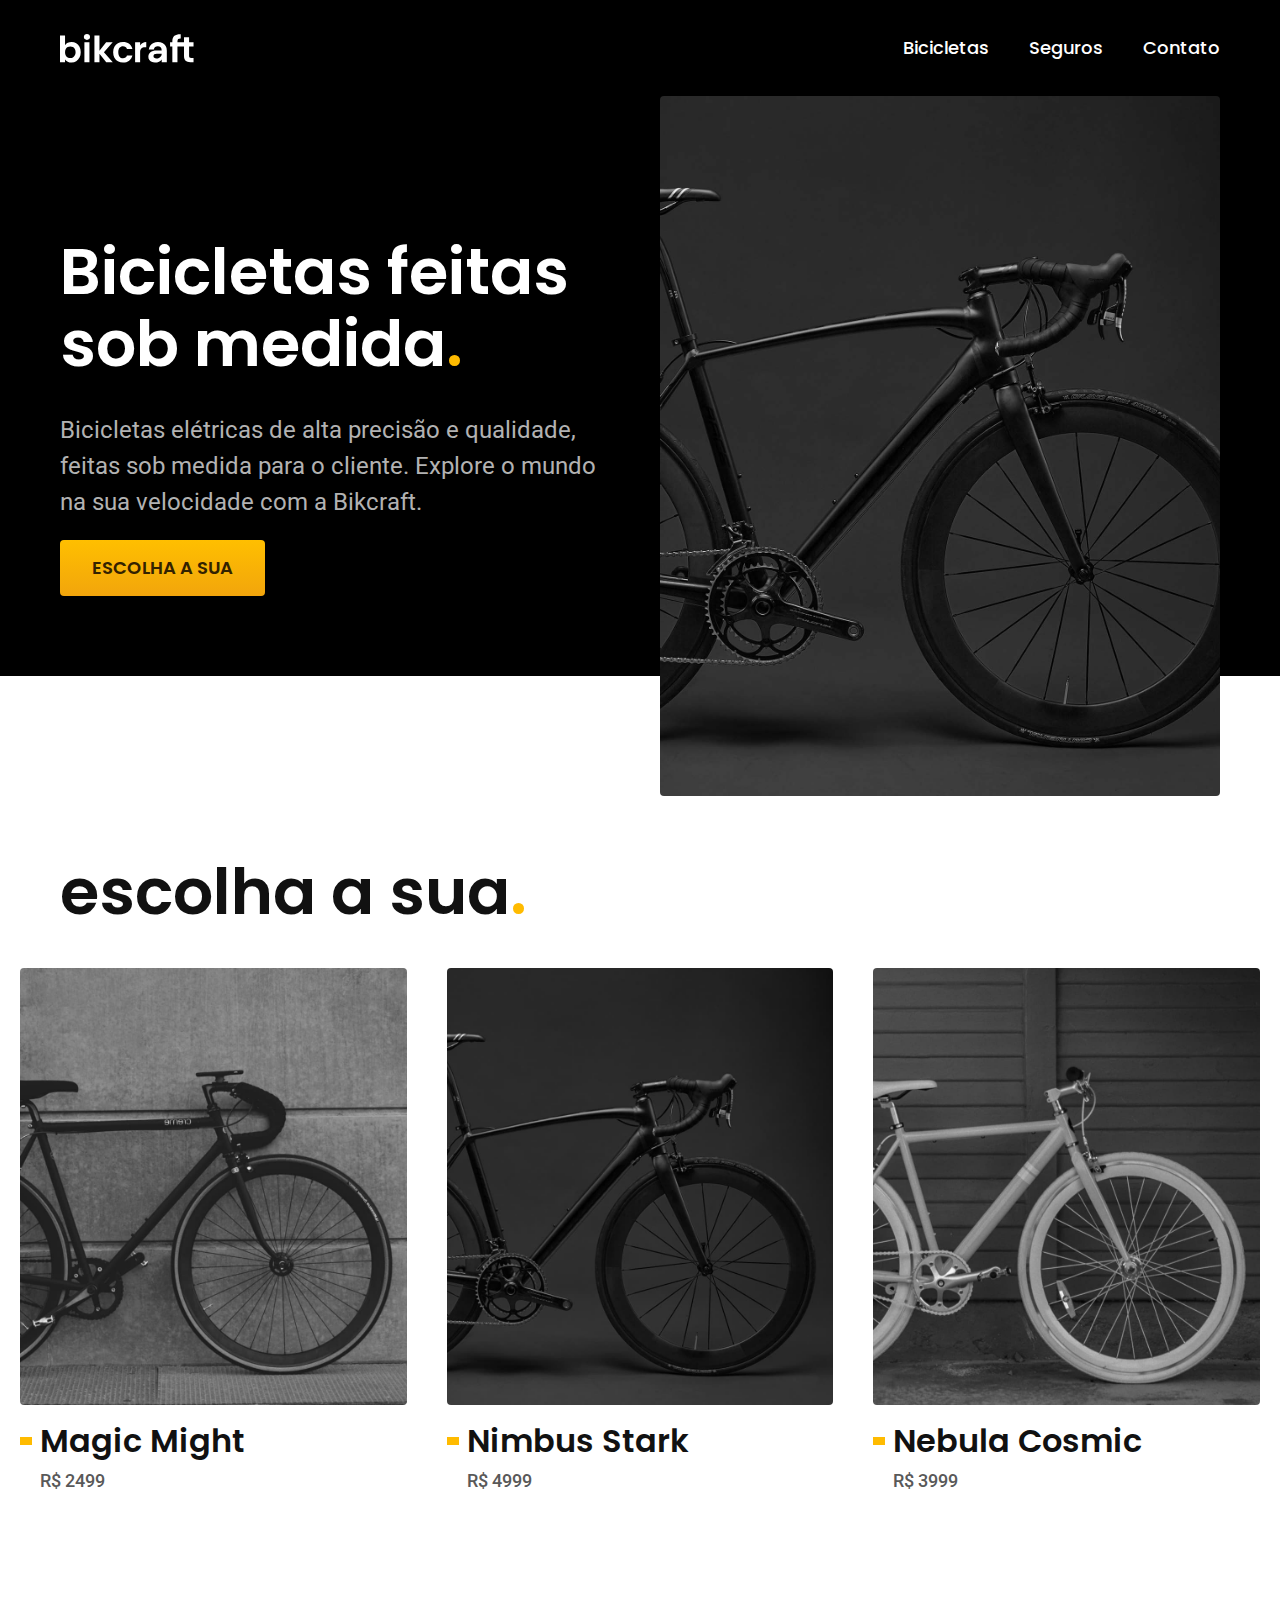
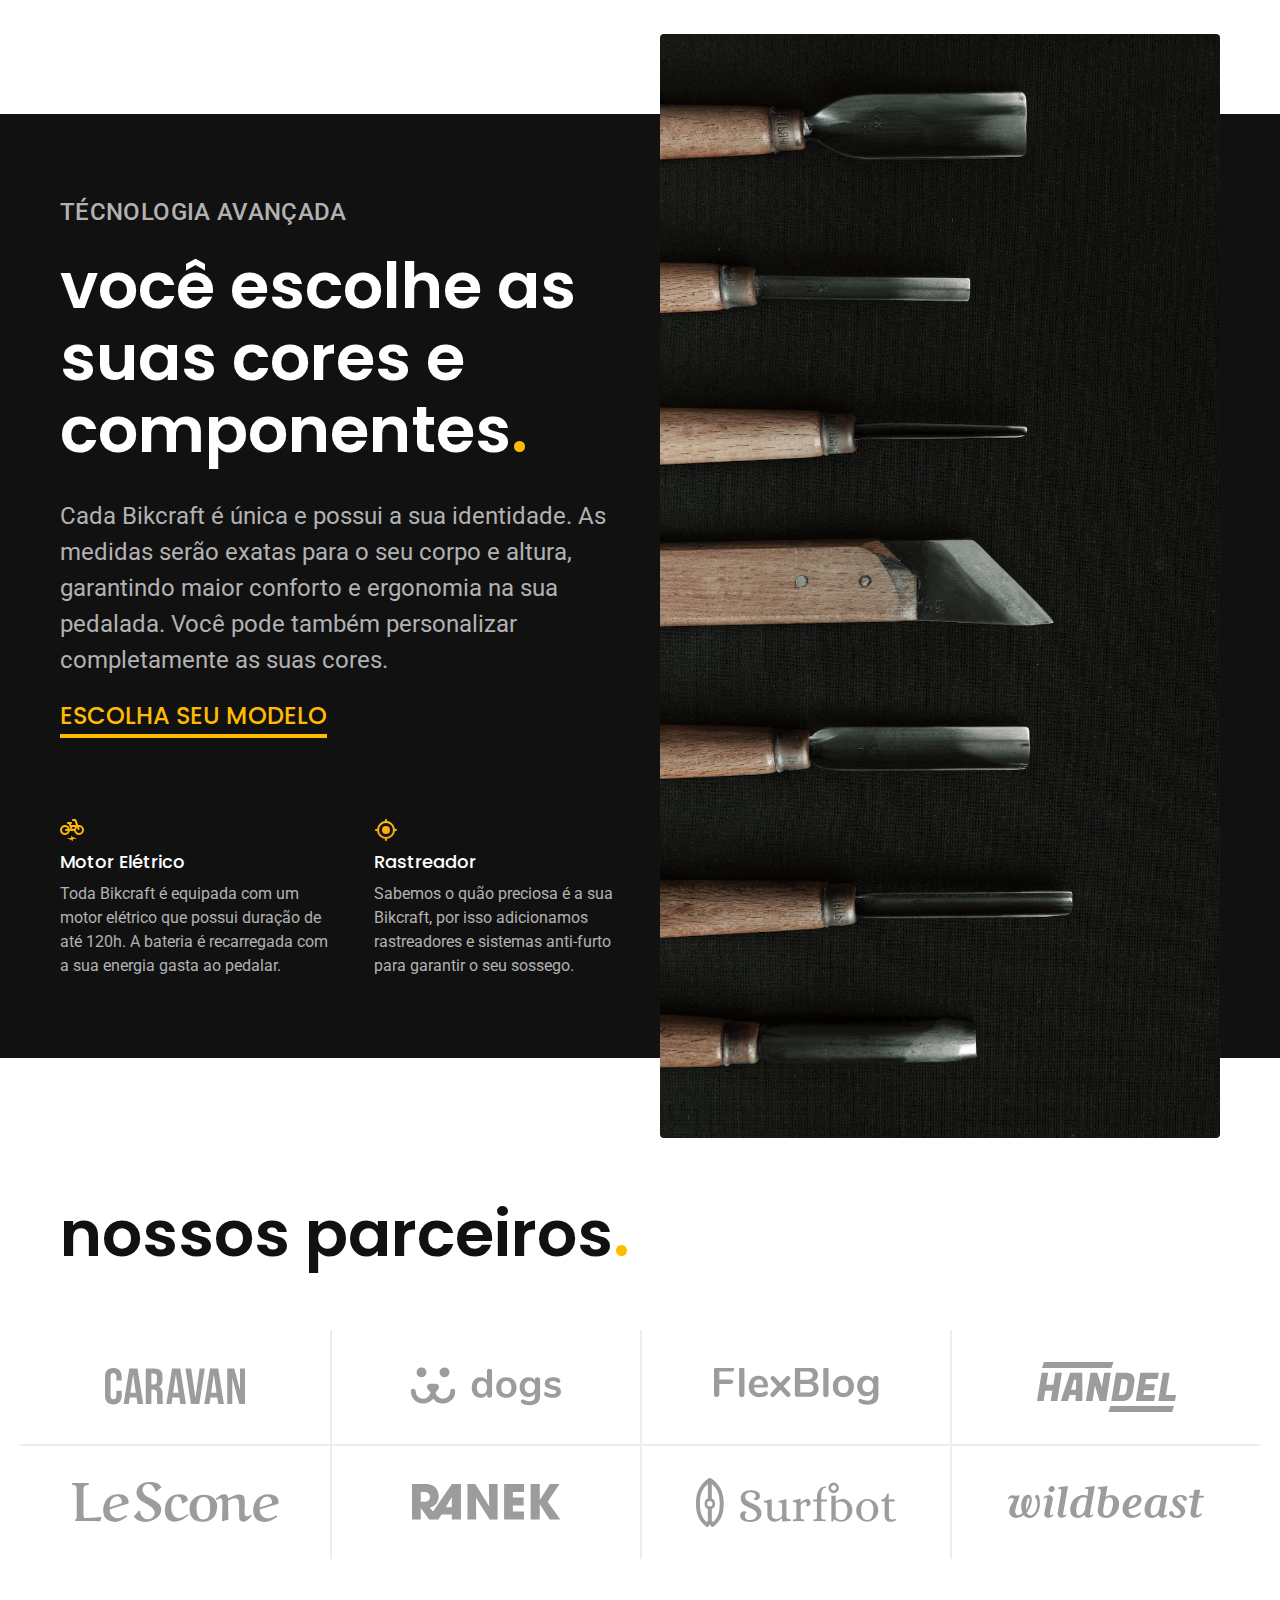
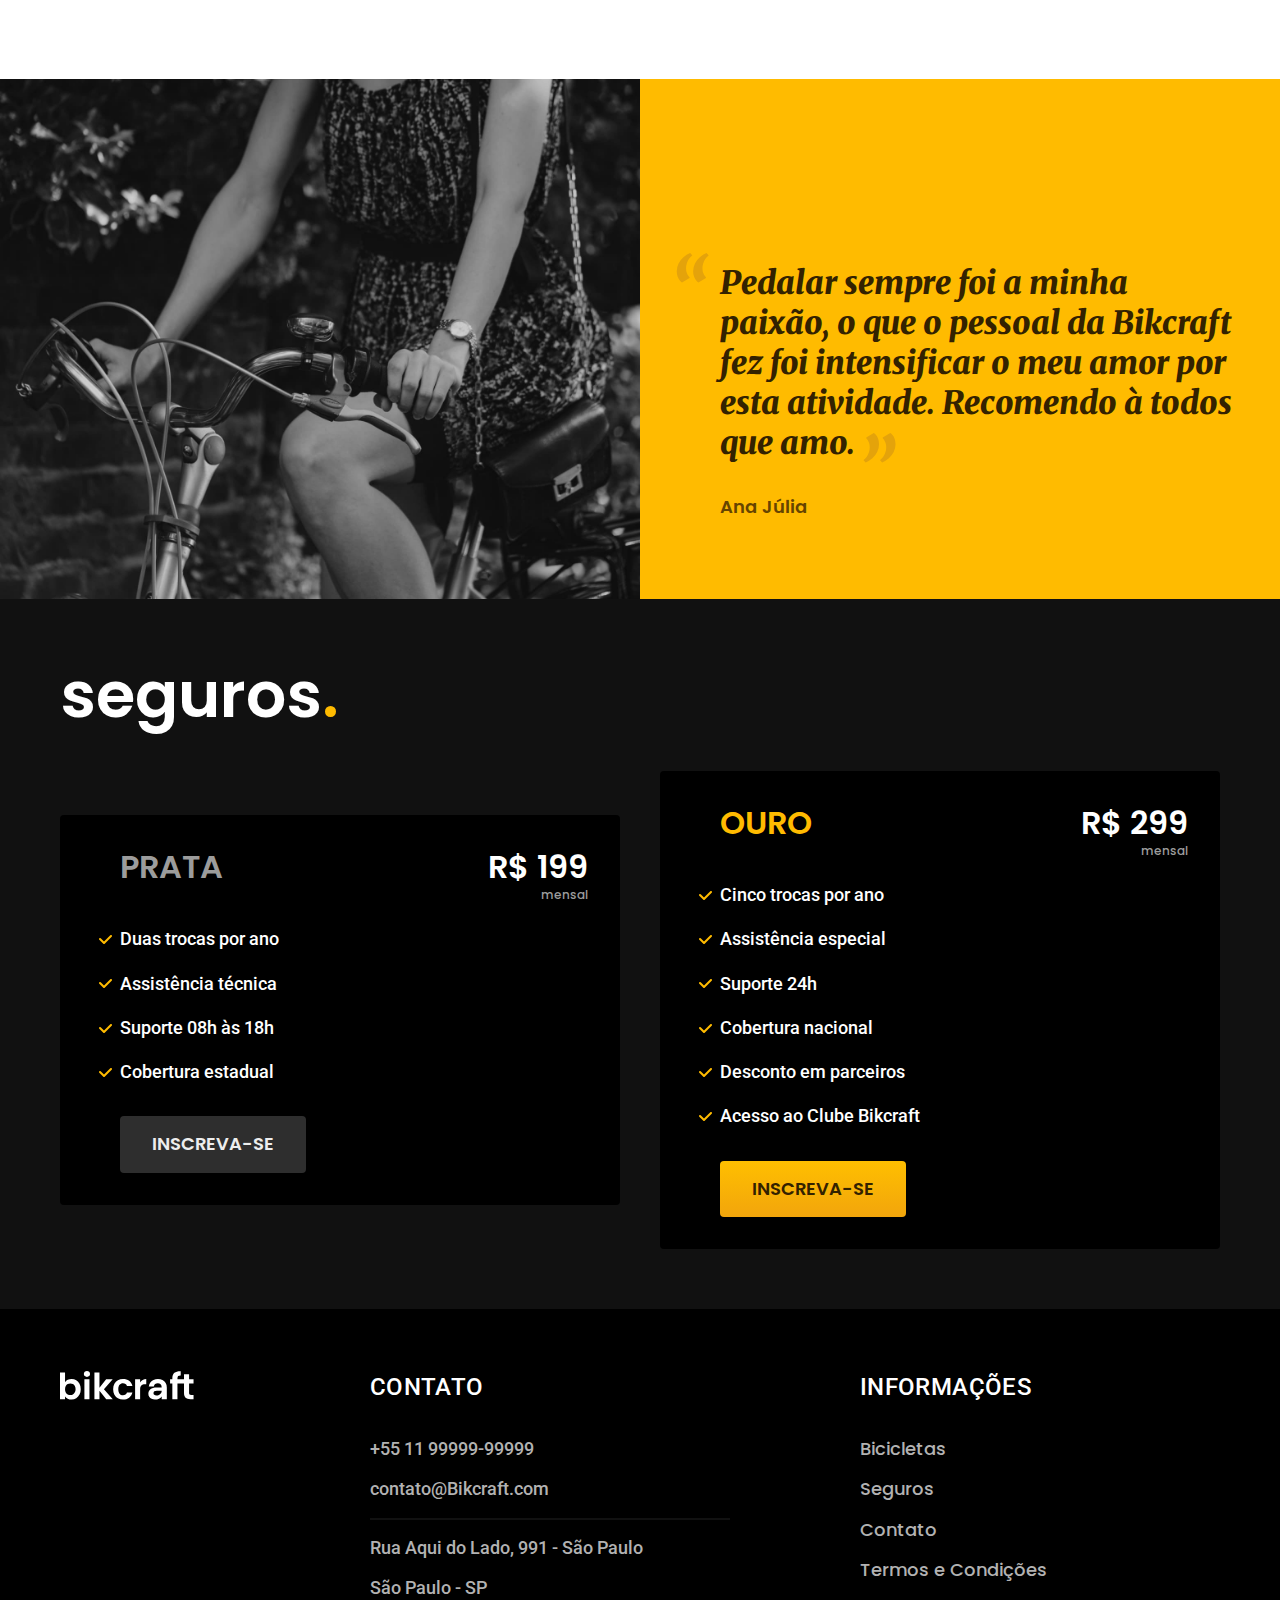
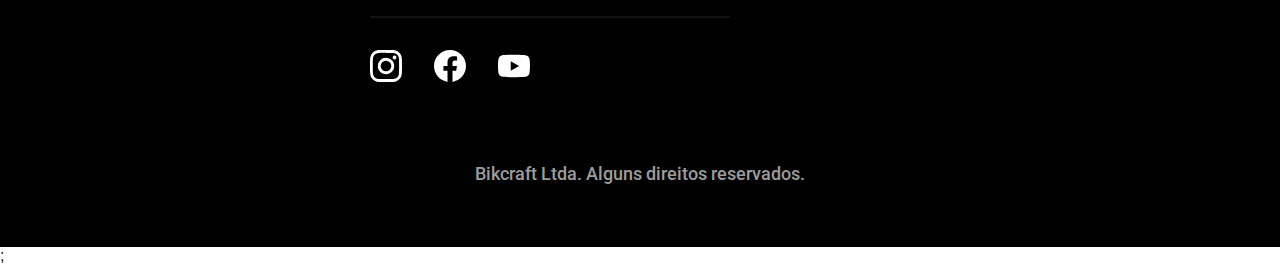
<file: index.html>
<!DOCTYPE html>
<html lang="pt-br">

<head>
  <meta charset="UTF-8">
  <meta http-equiv="X-UA-Compatible" content="IE=edge">
  <meta name="viewport" content="width=device-width, initial-scale=1.0">
  <meta name="description" content="Bicicletas elétricas de alta precisão e qualidade, feitas sob medida para o cliente. Explore o mundo na sua velocidade com a Bikcraft.">
  <link rel="preconnect" href="https://fonts.googleapis.com">
  <link rel="preconnect" href="https://fonts.gstatic.com" crossorigin>
  <link href="https://fonts.googleapis.com/css2?family=Merriweather:ital,wght@1,900&family=Poppins:wght@400;600&family=Roboto:wght@400;500&display=swap" rel="stylesheet">
  <link rel="icon" href="favicon.svg" type="image/svg+xml">
  <link rel="preload" href="css/style.min.css" as="style">
  <link rel="stylesheet" href="css/style.min.css">
  <title>Bikcraft - Bicicletas Elétricas</title>
  <script>document.documentElement.classList.add('js');</script>
</head>

<body>
  <header class="header-bg">
    <div class="header container">
      <a href="./">
        <img src="img/bikcraft.svg" alt="Bikcraft" width="136" height="32">
      </a>

      <nav aria-label="Primaria">
        <ul class="header-menu font-1-m cor-0">
          <li><a href="./bicicletas.html">Bicicletas</a></li>
          <li><a href="./seguros.html">Seguros</a></li>
          <li><a href="./contato.html">Contato</a></li>
        </ul>
      </nav>
    </div>
  </header>

  <main class="introducao-bg">
    <div class="introducao container">
      <div class="introducao-conteudo">
        <h1 class="font-1-xxl cor-0 fadeInDown" data-anime="200">Bicicletas feitas sob medida<span class="cor-p1">.</span></h1>
        <p class="font-2-l cor-5 fadeInDown" data-anime="400">Bicicletas elétricas de alta precisão e qualidade, feitas sob medida para o cliente. Explore o mundo na sua velocidade com a Bikcraft.</p>
        <a class="botao fadeInDown" href="./bicicletas.html" data-anime="600">Escolha a sua</a>
      </div>
      <picture data-anime="800" class="fadeInDown">

        <source media="(max-width:800px)" srcset="./img/bicicletas/nimbus.jpg">
        <img src="./img/fotos/introducao.jpg" alt="Bicicleta Elétrica preta" width="1280" height="1600">

      </picture>
    </div>
  </main>

  <article class="bicicletas-lista">
    <h2 class="font-1-xxl container">escolha a sua<span class="cor-p1">.</span>
    </h2>
    <ul>
      <li>
        <a href="./bicicletas/magic.html">
          <img src="./img/bicicletas/magic-home.jpg" alt="Bicicleta Preta" width="920" height="1040">
          <h3 class="font-1-xl">Magic Might</h3>
          <span class="font-2-m cor-8">R$ 2499</span>
        </a>
      </li>
      <li>
        <a href="./bicicletas/magic.html">
          <img src="./img/bicicletas/nimbus-home.jpg" alt="Bicicleta Preta" width="920" height="1040">
          <h3 class="font-1-xl">Nimbus Stark</h3>
          <span class="font-2-m cor-8">R$ 4999</span>
        </a>
      </li>
      <li>
        <a href="./bicicletas/magic.html">
          <img src="./img/bicicletas/nebula-home.jpg" alt="Bicicleta Preta" width="920" height="1040">
          <h3 class="font-1-xl">Nebula Cosmic</h3>
          <span class="font-2-m cor-8">R$ 3999</span>
        </a>
      </li>
    </ul>
  </article>
  <article class="tecnologia-bg">
    <div class="tecnologia container">
      <div class="tecnologia-conteudo">
        <span class="font-2-l-b cor-5">Técnologia Avançada</span>
        <h2 class="font-1-xxl cor-0">você escolhe as suas cores e componentes<span class="cor-p1">.</span></h2>
        <p class="font-2-l cor-5">Cada Bikcraft é única e possui a sua identidade. As medidas serão exatas para o seu corpo e altura, garantindo maior conforto e ergonomia na sua pedalada. Você pode também personalizar completamente as suas cores.</p>
        <a class="link" href="./bicicletas.html">Escolha seu modelo</a>
        <div class="tecnologia-vantagens">
          <div>
            <img src="./img/icones/eletrica.svg" alt="" width="24" height="24">
            <h3 class="font-1-m cor-0">Motor Elétrico</h3>
            <p class="font-2-s cor-5">Toda Bikcraft é equipada com um motor elétrico que possui duração de até 120h. A bateria é recarregada com a sua energia gasta ao pedalar.</p>
          </div>
          <div>
            <img src="./img/icones/rastreador.svg" alt="" width="24" height="24">
            <h3 class="font-1-m cor-0">Rastreador</h3>
            <p class="font-2-s cor-5">Sabemos o quão preciosa é a sua Bikcraft, por isso adicionamos rastreadores e sistemas anti-furto para garantir o seu sossego.</p>
          </div>
        </div>

      </div>
      <div class="tecnologia-imagem">
        <img src="./img/fotos/tecnologia.jpg" alt="" width="1200" height="1920">
      </div>
    </div>
  </article>
  <section class="parceiros" aria-label="Nossos Parceiros">
    <h2 class="font-1-xxl container">nossos parceiros<span class="cor-p1">.</span></h2>
    <ul>
      <li><img src="./img/parceiros/caravan.svg" alt="caravan" width="140" height="38"></li>
      <li><img src="./img/parceiros/dogs.svg" alt="dogs" width="152" height="39"></li>
      <li><img src="./img/parceiros/flexblog.svg" alt="flexblog" width="165" height="38"></li>
      <li><img src="./img/parceiros/handel.svg" alt="handel" width="139" height="50"></li>
      <li><img src="./img/parceiros/lescone.svg" alt="lescone" width="208" height="41"></li>
      <li><img src="./img/parceiros/ranek.svg" alt="ranek" width="149" height="36"></li>
      <li><img src="./img/parceiros/surfbot.svg" alt="surfbot" width="200" height="49"></li>
      <li><img src="./img/parceiros/wildbeast.svg" alt="wildbeast" width="196" height="34"></li>
    </ul>
  </section>
  <section class="depoimento" aria-label="Depoimento">
    <div>
      <img src="./img/fotos/depoimento.jpg" alt="Pessoa pedalando uma bicicleta Bikcraft" width="1560" height="1360">
    </div>
    <div class="depoimento-conteudo">
      <blockquote class="font-1-xl cor-p5">
        <p>Pedalar sempre foi a minha paixão, o que o pessoal da Bikcraft fez foi intensificar o meu amor por esta atividade. Recomendo à todos que amo.</p>
      </blockquote>
      <span class="font-1-m-b cor-p4">Ana Júlia</span>
    </div>
  </section>
  <article class="seguros-bg">
    <div class="seguros container">
      <h2 class="font-1-xxl cor-0">seguros<span class="cor-p1">.</span></h2>
      <div class="seguros-item">
        <h3 class="font-1-xl cor-6">PRATA</h3>
        <span class="font-1-xl cor-0">R$ 199 <span class="font-1-xs cor-6">mensal</span></span>
        <ul class="font-2-m cor-0">
          <li>Duas trocas por ano</li>
          <li>Assistência técnica</li>
          <li>Suporte 08h às 18h</li>
          <li>Cobertura estadual</li>
        </ul>
        <a class="botao secundario" href="./orcamento.html">Inscreva-se</a>
      </div>
      <div class="seguros-item">
        <h3 class="font-1-xl cor-p1">OURO</h3>
        <span class="font-1-xl cor-0">R$ 299 <span class="font-1-xs cor-6">mensal</span></span>
        <ul class="font-2-m cor-0">
          <li>Cinco trocas por ano</li>
          <li>Assistência especial</li>
          <li>Suporte 24h</li>
          <li>Cobertura nacional</li>
          <li>Desconto em parceiros</li>
          <li>Acesso ao Clube Bikcraft</li>
        </ul>
        <a class="botao" href="./orcamento.html">Inscreva-se</a>
      </div>
    </div>
  </article>
  <footer class="footer-bg">
    <div class="footer container">
      <img src="./img/bikcraft.svg" alt="Bikcraft" width="136" height="32">
      <div class="footer-contato">
        <h3 class="font-2-l-b cor-0">Contato</h3>
        <ul class="font-2-m cor-5">
          <li><a href="tel:+55 11 999999999">+55 11 99999-99999</a></li>
          <li><a href="mailto:contato@Bikcraft.com"></a>contato@Bikcraft.com</li>
          <li>Rua Aqui do Lado, 991 - São Paulo</li>
          <li>São Paulo - SP</li>
        </ul>
        <div class="footer-redes">
          <a href="./"><img src="./img/redes/instagram.svg" alt="Instagram" width="32" height="32"></a>
          <a href="./"><img src="./img/redes/facebook.svg" alt="Facebook" width="32" height="32"></a>
          <a href="./"><img src="./img/redes/youtube.svg" alt="Youtube" width="32" height="32"></a>
        </div>
      </div>
      <div class="footer-informacoes">
        <h3 class="font-2-l-b cor-0">Informações</h3>
        <nav>
          <ul class="font-1-m cor-5">
            <li><a href="./bicicletas.html">Bicicletas</a></li>
            <li><a href="./seguros.html">Seguros</a></li>
            <li><a href="./contato.html">Contato</a></li>
            <li><a href="./termos.html">Termos e Condições</a></li>
          </ul>
        </nav>
      </div>
      <p class=" footer-copy font-2-m cor-6">Bikcraft Ltda. Alguns direitos reservados.</p>
    </div>
  </footer>

  <script src="./js/plugins/simple-anime.js"></script>;
  <script src="./js/script.js"></script>

</body>

</html>
</file>
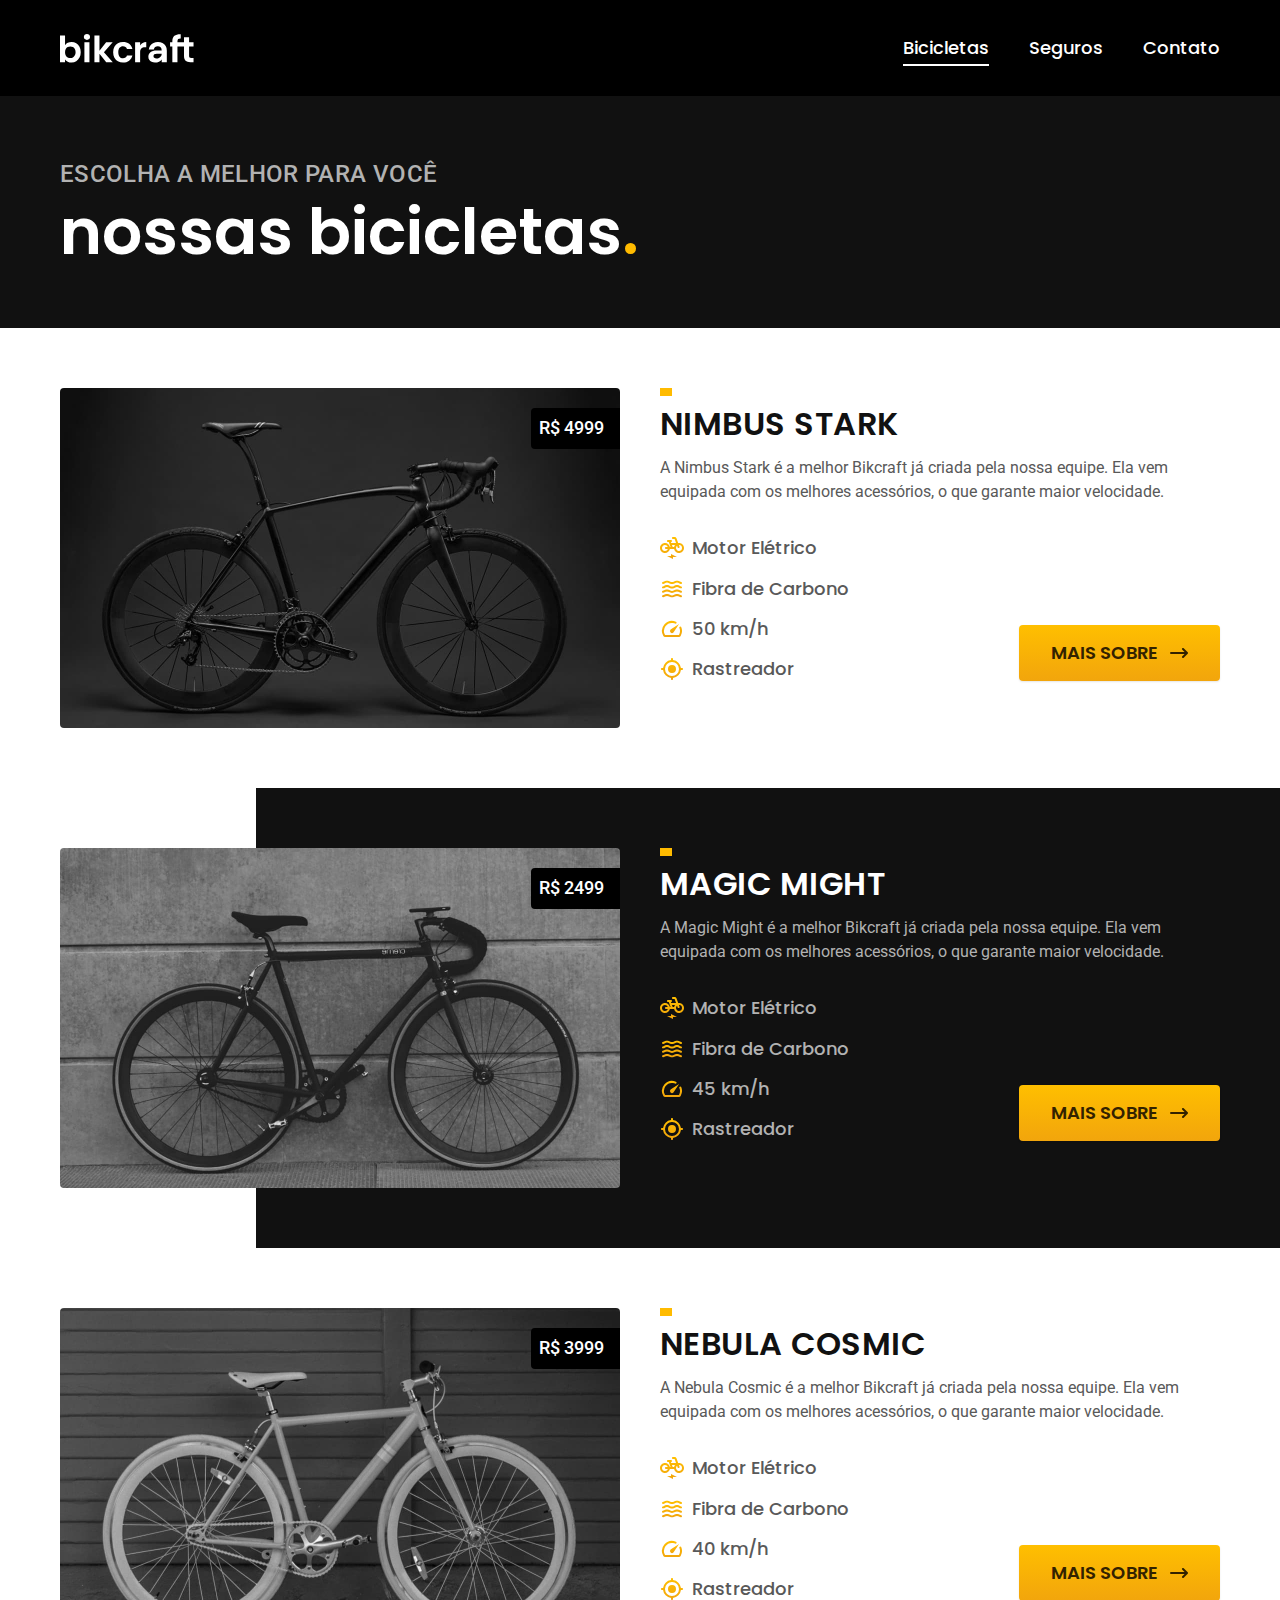
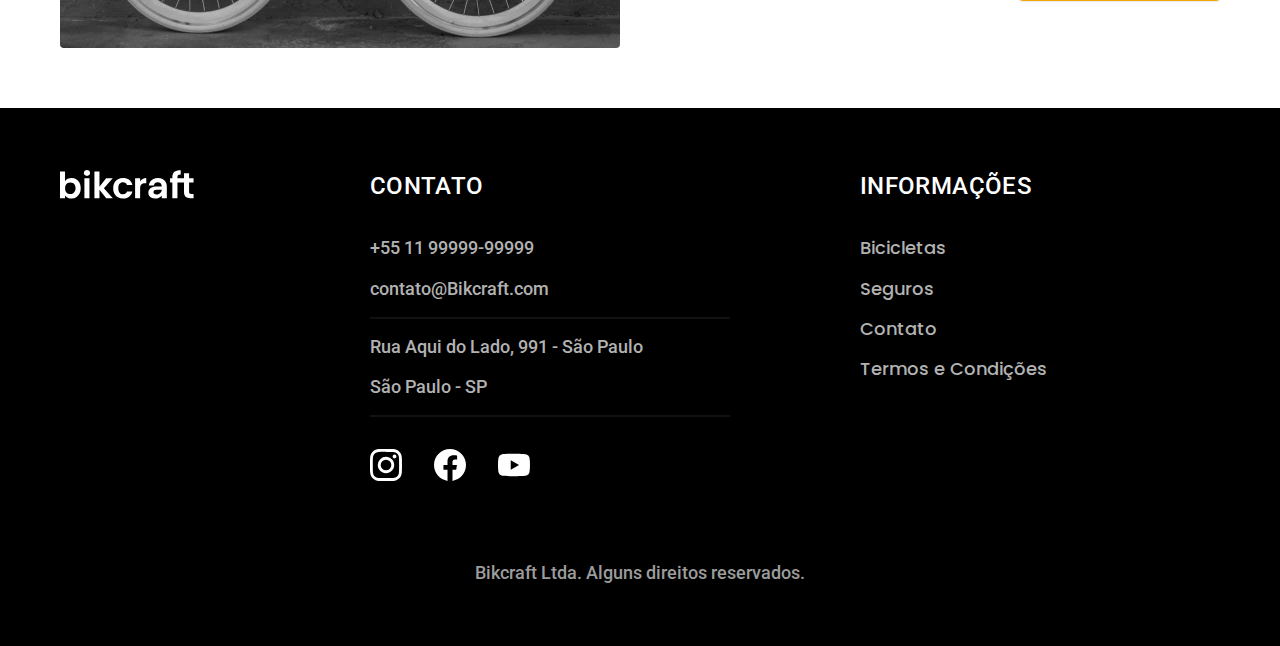
<file: bicicletas.html>
<!DOCTYPE html>
<html lang="pt-br">

<head>
  <meta charset="UTF-8">
  <meta http-equiv="X-UA-Compatible" content="IE=edge">
  <meta name="viewport" content="width=device-width, initial-scale=1.0">
  <meta name="description" content="Nossas Bicicletas.">
  <link rel="preconnect" href="https://fonts.googleapis.com">
  <link rel="preconnect" href="https://fonts.gstatic.com" crossorigin>
  <link href="https://fonts.googleapis.com/css2?family=Merriweather:ital,wght@1,900&family=Poppins:wght@400;600&family=Roboto:wght@400;500&display=swap" rel="stylesheet">
  <link rel="icon" href="favicon.svg" type="image/svg+xml">
  <link rel="preload" href="css/style.min.css" as="style">
  <link rel="stylesheet" href="css/style.min.css">
  <title>Bicicletas | Bikcraft - Bicicletas Elétricas</title>
  <script>document.documentElement.classList.add('js');</script>
</head>

<body id="bicicletas">
  <header class="header-bg">
    <div class="header container">
      <a href="./">
        <img src="img/bikcraft.svg" alt="Bikcraft" width="136" height="32">
      </a>

      <nav aria-label="Primaria">
        <ul class="header-menu font-1-m cor-0">
          <li><a href="./bicicletas.html">Bicicletas</a></li>
          <li><a href="./seguros.html">Seguros</a></li>
          <li><a href="./contato.html">Contato</a></li>
        </ul>
      </nav>
    </div>
  </header>

  <main>
    <div class="titulo-bg">
      <div class="titulo container">
        <p class="font-2-l-b cor-5">Escolha a melhor para você</p>
        <h1 class="font-1-xxl cor-0">nossas bicicletas<span class="cor-p1">.</span></h1>
      </div>
    </div>

    <div class="bicicletas container">
      <div class="bicicletas-imagem">
        <img src="./img/bicicletas/nimbus.jpg" alt="Bicicleta Preta" width="1280" height="680">
        <span class="font-2-m cor-0">R$ 4999</span>
      </div>
      <div class="bicicleta-conteudo">
        <h2 class="font-1-xl">Nimbus Stark</h2>
        <p class="font-2-s cor-8">A Nimbus Stark é a melhor Bikcraft já criada pela nossa equipe. Ela vem equipada com os melhores acessórios, o que garante maior velocidade.</p>
        <ul class="font-1-m cor-8">
          <li>
            <img src="./img/icones/eletrica.svg" alt="" width="32" height="32">
            Motor Elétrico
          </li>
          <li>
            <img src="./img/icones/carbono.svg" alt="" width="32" height="32">
            Fibra de Carbono
          </li>
          <li>
            <img src="./img/icones/velocidade.svg" alt="" width="32" height="32">
            50 km/h
          </li>
          <li>
            <img src="./img/icones/rastreador.svg" alt="" width="32" height="32">
            Rastreador
          </li>
        </ul>
        <a class="botao seta" href="./bicicletas/nimbus.html">Mais sobre</a>
      </div>
    </div>

    <div class="bicicletas-bg">
      <div class="bicicletas container">
        <div class="bicicletas-imagem">
          <img src="./img/bicicletas/magic.jpg" alt="Bicicleta Preta" width="1120" height="680">
          <span class="font-2-m cor-0">R$ 2499</span>
        </div>
        <div class="bicicleta-conteudo">
          <h2 class="font-1-xl cor-0">Magic Might</h2>
          <p class="font-2-s cor-5">A Magic Might é a melhor Bikcraft já criada pela nossa equipe. Ela vem equipada com os melhores acessórios, o que garante maior velocidade.</p>
          <ul class="font-1-m cor-5">
            <li>
              <img src="./img/icones/eletrica.svg" alt="" width="32" height="32">
              Motor Elétrico
            </li>
            <li>
              <img src="./img/icones/carbono.svg" alt="" width="32" height="32">
              Fibra de Carbono
            </li>
            <li>
              <img src="./img/icones/velocidade.svg" alt="" width="32" height="32">
              45 km/h
            </li>
            <li>
              <img src="./img/icones/rastreador.svg" alt="" width="32" height="32">
              Rastreador
            </li>
          </ul>
          <a class="botao seta" href="./bicicletas/magic.html">Mais sobre</a>
        </div>
      </div>
    </div>

    <div class="bicicletas container">
      <div class="bicicletas-imagem">
        <img src="./img/bicicletas/nebula.jpg" alt="Bicicleta Preta" width="1120" height="680">
        <span class="font-2-m cor-0">R$ 3999</span>
      </div>
      <div class="bicicleta-conteudo">
        <h2 class="font-1-xl">Nebula Cosmic</h2>
        <p class="font-2-s cor-8">A Nebula Cosmic é a melhor Bikcraft já criada pela nossa equipe. Ela vem equipada com os melhores acessórios, o que garante maior velocidade.</p>
        <ul class="font-1-m cor-8">
          <li>
            <img src="./img/icones/eletrica.svg" alt="" width="32" height="32">
            Motor Elétrico
          </li>
          <li>
            <img src="./img/icones/carbono.svg" alt="" width="32" height="32">
            Fibra de Carbono
          </li>
          <li>
            <img src="./img/icones/velocidade.svg" alt="" width="32" height="32">
            40 km/h
          </li>
          <li>
            <img src="./img/icones/rastreador.svg" alt="" width="32" height="32">
            Rastreador
          </li>
        </ul>
        <a class="botao seta" href="./bicicletas/nebula.html">Mais sobre</a>
      </div>
    </div>

  </main>

  <footer class="footer-bg">
    <div class="footer container">
      <img src="./img/bikcraft.svg" alt="Bikcraft" width="136" height="32">
      <div class="footer-contato">
        <h3 class="font-2-l-b cor-0">Contato</h3>
        <ul class="font-2-m cor-5">
          <li><a href="tel:+55 11 999999999">+55 11 99999-99999</a></li>
          <li><a href="mailto:contato@Bikcraft.com"></a>contato@Bikcraft.com</li>
          <li>Rua Aqui do Lado, 991 - São Paulo</li>
          <li>São Paulo - SP</li>
        </ul>
        <div class="footer-redes">
          <a href="./"><img src="./img/redes/instagram.svg" alt="Instagram" width="32" height="32"></a>
          <a href="./"><img src="./img/redes/facebook.svg" alt="Facebook" width="32" height="32"></a>
          <a href="./"><img src="./img/redes/youtube.svg" alt="Youtube" width="32" height="32"></a>
        </div>
      </div>
      <div class="footer-informacoes">
        <h3 class="font-2-l-b cor-0">Informações</h3>
        <nav>
          <ul class="font-1-m cor-5">
            <li><a href="./bicicletas.html">Bicicletas</a></li>
            <li><a href="./seguros.html">Seguros</a></li>
            <li><a href="./contato.html">Contato</a></li>
            <li><a href="./termos.html">Termos e Condições</a></li>
          </ul>
        </nav>
      </div>
      <p class=" footer-copy font-2-m cor-6">Bikcraft Ltda. Alguns direitos reservados.</p>
    </div>
  </footer>
  <script src="./js/script.js"></script>
</body>

</html>
</file>
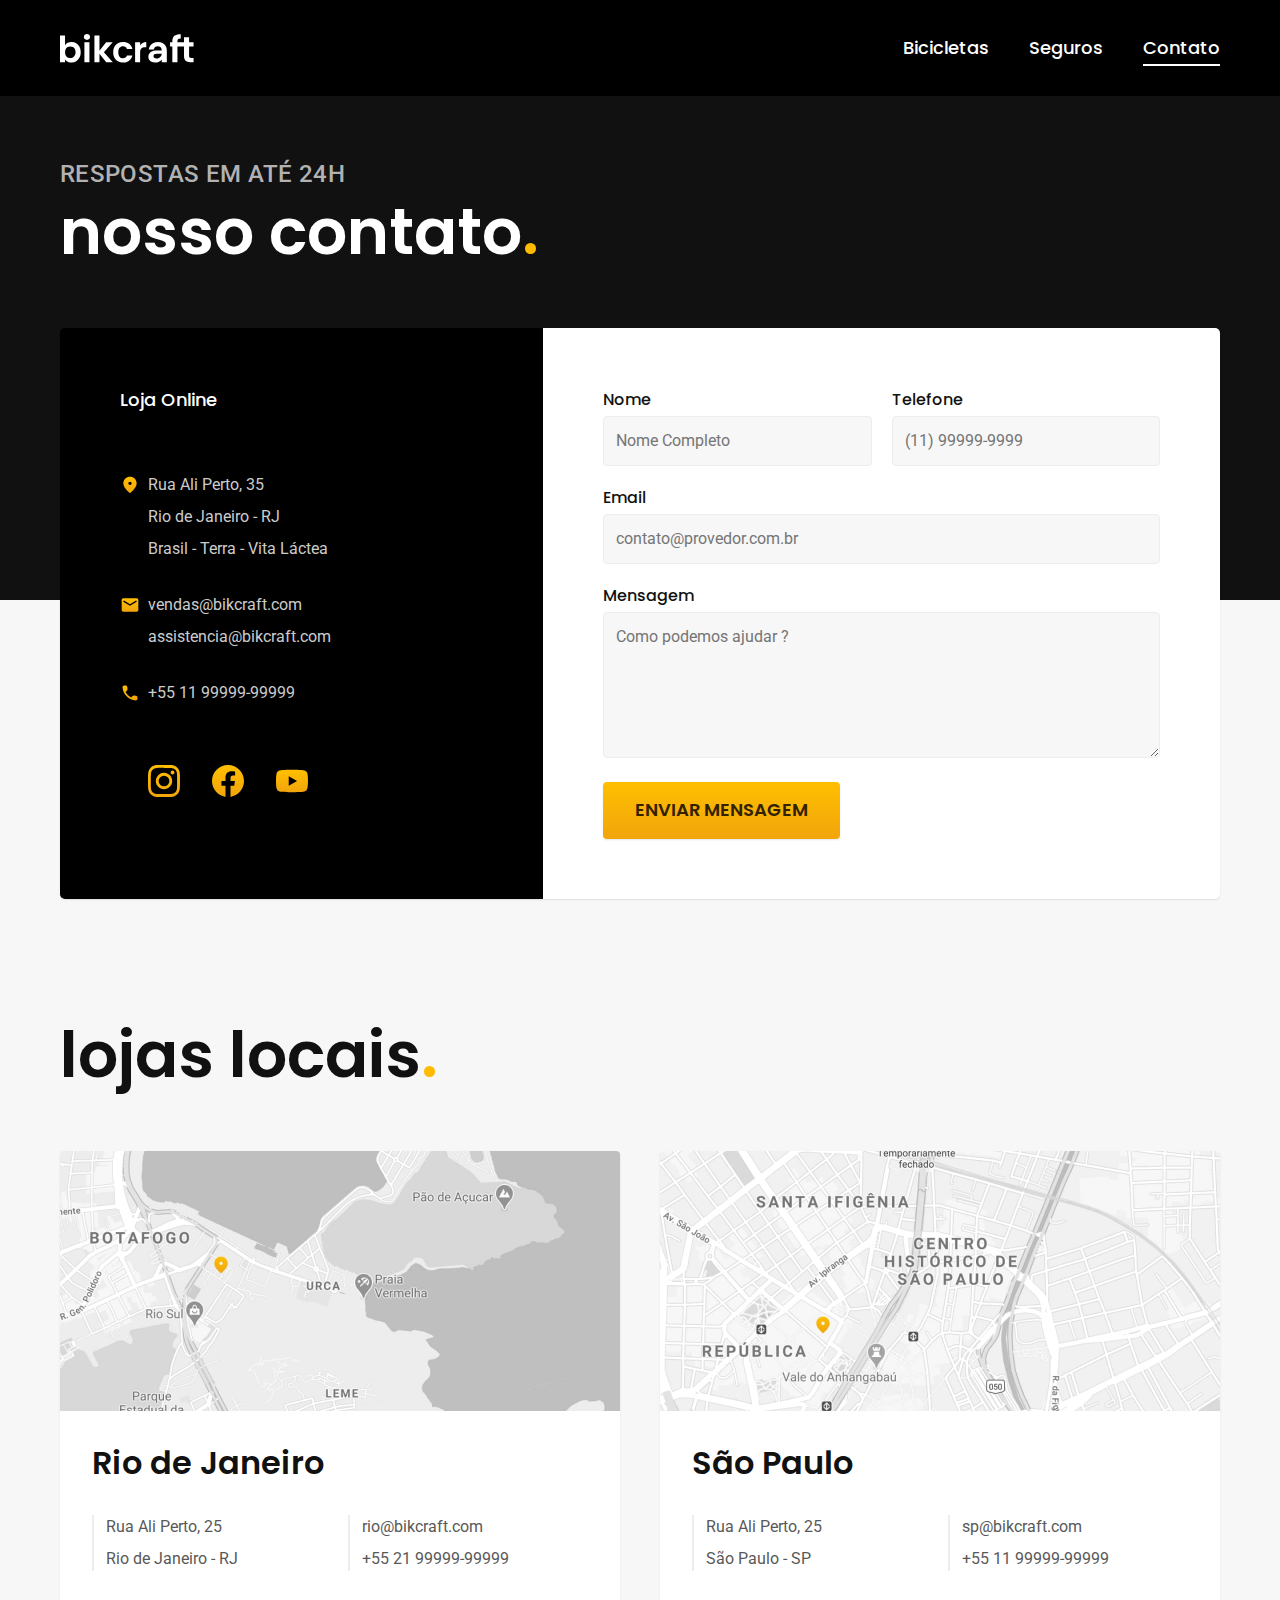
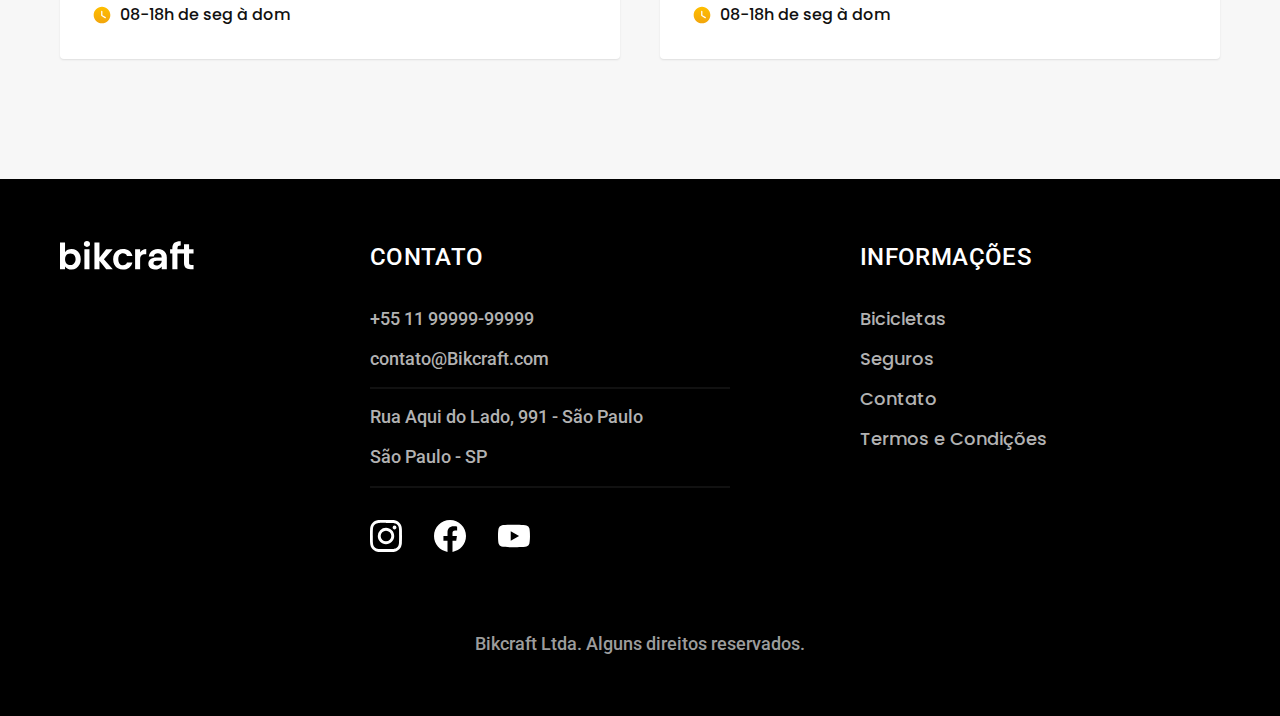
<file: contato.html>
<!DOCTYPE html>
<html lang="pt-br">

<head>
  <meta charset="UTF-8">
  <meta http-equiv="X-UA-Compatible" content="IE=edge">
  <meta name="viewport" content="width=device-width, initial-scale=1.0">
  <meta name="description" content="Contato.">
  <link rel="preconnect" href="https://fonts.googleapis.com">
  <link rel="preconnect" href="https://fonts.gstatic.com" crossorigin>
  <link href="https://fonts.googleapis.com/css2?family=Merriweather:ital,wght@1,900&family=Poppins:wght@400;600&family=Roboto:wght@400;500&display=swap" rel="stylesheet">
  <link rel="icon" href="favicon.svg" type="image/svg+xml">
  <link rel="preload" href="css/style.min.css" as="style">
  <link rel="stylesheet" href="css/style.min.css">
  <title>Contato | Bikcraft - Bicicletas Elétricas</title>
  <script>document.documentElement.classList.add('js');</script>
</head>

<body id="contato">
  <header class="header-bg">
    <div class="header container">
      <a href="./">
        <img src="img/bikcraft.svg" alt="Bikcraft" width="136" height="32">
      </a>

      <nav aria-label="Primaria">
        <ul class="header-menu font-1-m cor-0">
          <li><a href="./bicicletas.html">Bicicletas</a></li>
          <li><a href="./seguros.html">Seguros</a></li>
          <li><a href="./contato.html">Contato</a></li>
        </ul>
      </nav>
    </div>
  </header>

  <main>
    <div class="titulo-bg">
      <div class="titulo container">
        <p class="font-2-l-b cor-5">respostas em até 24h</p>
        <h1 class="font-1-xxl cor-0">nosso contato<span class="cor-p1">.</span></h1>
      </div>
    </div>
    <div class="contato container">
      <section aria-label="Endereço" class="contato-dados">
        <h2 class="font-1-m cor-0">Loja Online</h2>
        <div class="contato-endereco font-2-s cor-4">
          <p>Rua Ali Perto, 35</p>
          <p>Rio de Janeiro - RJ</p>
          <p>Brasil - Terra - Vita Láctea</p>
        </div>
        <address class="contato-meios font-2-s cor-4">
          <a href="mailto:contato@Bikcraft.com">vendas@bikcraft.com</a>
          <a href="mailto:assistencia@bikcraft.com">assistencia@bikcraft.com</a>
          <a href="tel:+55 11 999999999">+55 11 99999-99999</a>
        </address>
        <div class="contato-redes">
          <a href="./"><img src="./img/redes/instagram-p.svg" alt="Instagram" width="32" height="32"></a>
          <a href="./"><img src="./img/redes/facebook-p.svg" alt="Facebook" width="32" height="32"></a>
          <a href="./"><img src="./img/redes/youtube-p.svg" alt="Youtube" width="32" height="32"></a>
        </div>
      </section>
      <section aria-label="Formulário" class="contato-formulario">
        <form class="form" action="./contato.html">
          <div>
            <label for="nome">Nome</label>
            <input type="text" id="nome" name="nome" placeholder="Nome Completo">
          </div>
          <div>
            <label for="telefone">Telefone</label>
            <input type="text" id="telefone" name="telefone" placeholder="(11) 99999-9999">
          </div>
          <div class="col-2">
            <label for="email">Email</label>
            <input type="email" id="email" name="email" placeholder="contato@provedor.com.br">
          </div>
          <div class="col-2">
            <label for="mensagem">Mensagem</label>
            <textarea rows="5" id="mensagem" name="mensagem" placeholder="Como podemos ajudar ?"></textarea>
          </div>
          <button class="botao col-2">Enviar mensagem</button>
        </form>
      </section>
    </div>

  </main>

  <article class="lojas container">
    <h2 class="font-1-xxl"> lojas locais<span class="cor-p1">.</span></h2>
    <div class="lojas-item">
      <img src="./img/lojas/rj.jpg" alt="Mapa marcando o endereço em Rua Ali Perto, 25 - Rio de Janeiro - RJ" width="1120" height="520">
      <div class="lojas-conteudo">
        <h3 class="font-1-xl">Rio de Janeiro</h3>
        <div class="lojas-dados font-2-s cor-8">
          <p>Rua Ali Perto, 25</p>
          <p>Rio de Janeiro - RJ</p>
        </div>
        <div class="lojas-dados font-2-s cor-8">
          <a href="mailto:rio@bikcraft.com">rio@bikcraft.com</a>
          <a href="tel:+55 11 999999999">+55 21 99999-99999</a>
        </div>
        <p class="lojas-tempo font-1-s"><img src="./img/icones/horario.svg" alt="" width="20" height="20"> 08-18h de seg à dom</p>
      </div>
    </div>
    <div class="lojas-item">
      <img src="./img/lojas/sp.jpg" alt="Mapa marcando o endereço em Rua Ali Perto, 25 - São Paulo - SP" width="1120" height="520">
      <div class="lojas-conteudo">
        <h3 class="font-1-xl">São Paulo</h3>
        <div class="lojas-dados font-2-s cor-8">
          <p>Rua Ali Perto, 25</p>
          <p>São Paulo - SP</p>
        </div>
        <div class="lojas-dados font-2-s cor-8">
          <a href="mailto:sp@bikcraft.com">sp@bikcraft.com</a>
          <a href="tel:+55 11 999999999">+55 11 99999-99999</a>
        </div>
        <p class="lojas-tempo font-1-s"><img src="./img/icones/horario.svg" alt="" width="20" height="20"> 08-18h de seg à dom</p>
      </div>
    </div>

  </article>

  <footer class="footer-bg">
    <div class="footer container">
      <img src="./img/bikcraft.svg" alt="Bikcraft" width="136" height="32">
      <div class="footer-contato">
        <h3 class="font-2-l-b cor-0">Contato</h3>
        <ul class="font-2-m cor-5">
          <li><a href="tel:+55 11 999999999">+55 11 99999-99999</a></li>
          <li><a href="mailto:contato@Bikcraft.com"></a>contato@Bikcraft.com</li>
          <li>Rua Aqui do Lado, 991 - São Paulo</li>
          <li>São Paulo - SP</li>
        </ul>
        <div class="footer-redes">
          <a href="./"><img src="./img/redes/instagram.svg" alt="Instagram" width="32" height="32"></a>
          <a href="./"><img src="./img/redes/facebook.svg" alt="Facebook" width="32" height="32"></a>
          <a href="./"><img src="./img/redes/youtube.svg" alt="Youtube" width="32" height="32"></a>
        </div>
      </div>
      <div class="footer-informacoes">
        <h3 class="font-2-l-b cor-0">Informações</h3>
        <nav>
          <ul class="font-1-m cor-5">
            <li><a href="./bicicletas.html">Bicicletas</a></li>
            <li><a href="./seguros.html">Seguros</a></li>
            <li><a href="./contato.html">Contato</a></li>
            <li><a href="./termos.html">Termos e Condições</a></li>
          </ul>
        </nav>
      </div>
      <p class=" footer-copy font-2-m cor-6">Bikcraft Ltda. Alguns direitos reservados.</p>
    </div>
  </footer>
  <script src="./js/script.js"></script>
</body>

</html>
</file>
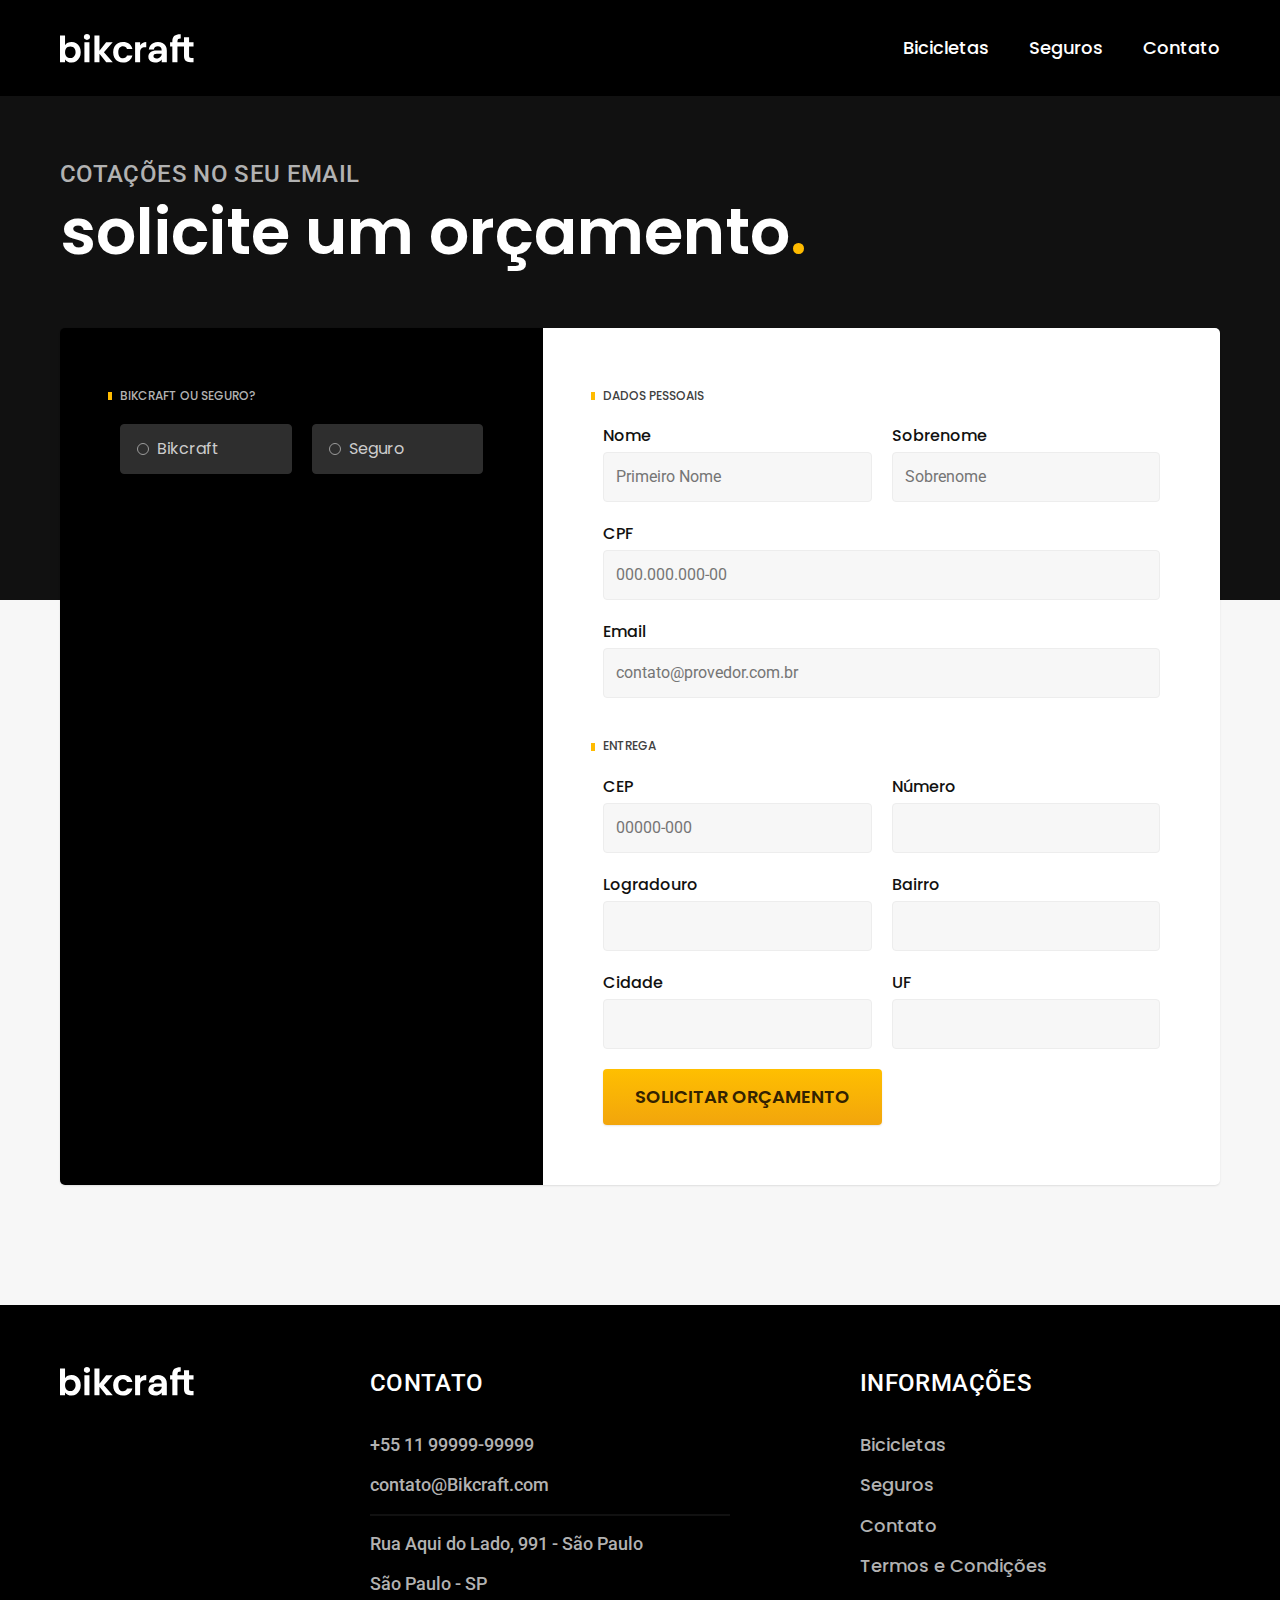
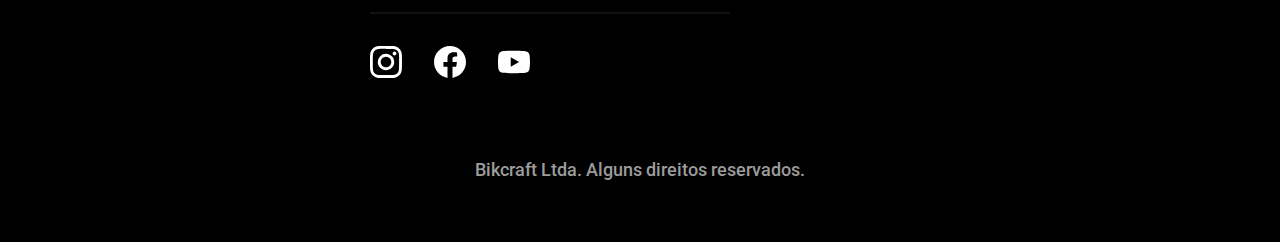
<file: orcamento.html>
<!DOCTYPE html>
<html lang="pt-br">

<head>
  <meta charset="UTF-8">
  <meta http-equiv="X-UA-Compatible" content="IE=edge">
  <meta name="viewport" content="width=device-width, initial-scale=1.0">
  <meta name="description" content="Orçamento.">
  <link rel="preconnect" href="https://fonts.googleapis.com">
  <link rel="preconnect" href="https://fonts.gstatic.com" crossorigin>
  <link href="https://fonts.googleapis.com/css2?family=Merriweather:ital,wght@1,900&family=Poppins:wght@400;600&family=Roboto:wght@400;500&display=swap" rel="stylesheet">
  <link rel="icon" href="favicon.svg" type="image/svg+xml">
  <link rel="preload" href="css/style.min.css" as="style">
  <link rel="stylesheet" href="css/style.min.css">
  <title>Orçamento | Bikcraft - Bicicletas Elétricas</title>
  <script>document.documentElement.classList.add('js');</script>
</head>

<body id="orcamento">
  <header class="header-bg">
    <div class="header container">
      <a href="./">
        <img src="img/bikcraft.svg" alt="Bikcraft" width="136" height="32">
      </a>

      <nav aria-label="Primaria">
        <ul class="header-menu font-1-m cor-0">
          <li><a href="./bicicletas.html">Bicicletas</a></li>
          <li><a href="./seguros.html">Seguros</a></li>
          <li><a href="./contato.html">Contato</a></li>
        </ul>
      </nav>
    </div>
  </header>

  <main>
    <div class="titulo-bg">
      <div class="titulo container">
        <p class="font-2-l-b cor-5">COTAÇÕES NO SEU EMAIL</p>
        <h1 class="font-1-xxl cor-0">solicite um orçamento<span class="cor-p1">.</span></h1>
      </div>
    </div>

    <form action="" class="orcamento container">
      <div class="orcamento-produto">
        <h2 class="font-1-xs cor-5">bikcraft ou seguro?</h2>

        <input type="radio" name="tipo" value="bikcraft" id="bikcraft">
        <label for="bikcraft">Bikcraft</label>

        <input type="radio" name="tipo" value="seguro" id="seguro">
        <label for="seguro">Seguro</label>

        <div class="orcamento-conteudo" id="orcamento-bikcraft">
          <h2 class="font-1-xs cor-5">Escolha a sua</h2>

          <input type="radio" name="produto" value="nimbus" id="nimbus">
          <label for="nimbus">Nimbus Stark <span>R$4999</span></label>
          <div class="orcamento-detalhes">
            <ul class="font-1-xs cor-8">
              <li><img src="./img/icones/eletrica.svg" alt="" width="32" height="32">Motor Elétrico</li>
              <li><img src="./img/icones/carbono.svg" alt="" width="32" height="32">Fibra de Carbono</li>
              <li><img src="./img/icones/velocidade.svg" alt="" width="32" height="32">45 km/h</li>
              <li><img src="./img/icones/rastreador.svg" alt="" width="32" height="32">Rastreador</li>
            </ul>
            <img src="./img/bicicletas/nimbus.jpg" alt="Bicicleta Nimbus Preta" width="1120" height="680">
          </div>

          <input type="radio" name="produto" value="nebula" id="nebula">
          <label for="nebula">Nébula Cosmic <span>R$3999</span></label>
          <div class="orcamento-detalhes">
            <ul class="font-1-xs cor-8">
              <li><img src="./img/icones/eletrica.svg" alt="" width="32" height="32">Motor Elétrico</li>
              <li><img src="./img/icones/carbono.svg" alt="" width="32" height="32">Fibra de Carbono</li>
              <li><img src="./img/icones/velocidade.svg" alt="" width="32" height="32">40 km/h</li>
              <li><img src="./img/icones/rastreador.svg" alt="" width="32" height="32">Rastreador</li>
            </ul>
            <img src="./img/bicicletas/nebula.jpg" alt="Bicicleta Nébula" width="1120" height="680">
          </div>

          <input type="radio" name="produto" value="magic" id="magic">
          <label for="magic">Magic Might <span>R$2499</span></label>
          <div class="orcamento-detalhes">
            <ul class="font-1-xs cor-8">
              <li><img src="./img/icones/eletrica.svg" alt="" width="32" height="32">Motor Elétrico</li>
              <li><img src="./img/icones/carbono.svg" alt="" width="32" height="32">Fibra de Carbono</li>
              <li><img src="./img/icones/velocidade.svg" alt="" width="32" height="32">35 km/h</li>
              <li><img src="./img/icones/rastreador.svg" alt="" width="32" height="32">Rastreador</li>
            </ul>
            <img src="./img/bicicletas/magic.jpg" alt="Bicicleta Magic Might" width="1120" height="680">
          </div>
        </div>

        <div class="orcamento-conteudo" id="orcamento-seguro">
          <h2 class="font-1-xs cor-5">Escolha o plano</h2>

          <input type="radio" name="produto" value="prata" id="prata">
          <label for="prata">Prata <span>R$199</span></label>

          <input type="radio" name="produto" value="ouro" id="ouro">
          <label for="ouro">Ouro <span>R$299</span></label>

        </div>
      </div>

      <div class="orcamento-dados form">
        <h2 class="font-1-xs cor-9 col-2">dados pessoais</h2>
        <div>
          <label for="nome">Nome</label>
          <input type="text" id="nome" name="nome" placeholder="Primeiro Nome">
        </div>
        <div>
          <label for="sobrenome">Sobrenome</label>
          <input type="text" id="sobrenome" name="sobrenome" placeholder="Sobrenome">
        </div>
        <div class="col-2">
          <label for="cpf">CPF</label>
          <input type="text" id="cpf" name="cpf" placeholder="000.000.000-00">
        </div>
        <div class="col-2">
          <label for="email">Email</label>
          <input type="email" id="email" name="email" placeholder="contato@provedor.com.br">
        </div>
        <h2 class="font-1-xs cor-9 col-2">entrega</h2>
        <div>
          <label for="cep">CEP</label>
          <input type="text" id="cep" name="cep" placeholder="00000-000">
        </div>
        <div>
          <label for="numero">Número</label>
          <input type="text" id="numero" name="numero">
        </div>
        <div>
          <label for="logradouro">Logradouro</label>
          <input type="text" id="logradouro" name="logradouro">
        </div>
        <div>
          <label for="bairro">Bairro</label>
          <input type="text" id="bairro" name="bairro">
        </div>
        <div>
          <label for="cidade">Cidade</label>
          <input type="text" id="cidade" name="cidade">
        </div>
        <div>
          <label for="estado">UF</label>
          <input type="text" id="estado" name="estado">
        </div>
        <button class="botao col-2">Solicitar orçamento</button>
      </div>
    </form>

  </main>

  <footer class="footer-bg">
    <div class="footer container">
      <img src="./img/bikcraft.svg" alt="Bikcraft" width="136" height="32">
      <div class="footer-contato">
        <h3 class="font-2-l-b cor-0">Contato</h3>
        <ul class="font-2-m cor-5">
          <li><a href="tel:+55 11 999999999">+55 11 99999-99999</a></li>
          <li><a href="mailto:contato@Bikcraft.com"></a>contato@Bikcraft.com</li>
          <li>Rua Aqui do Lado, 991 - São Paulo</li>
          <li>São Paulo - SP</li>
        </ul>
        <div class="footer-redes">
          <a href="./"><img src="./img/redes/instagram.svg" alt="Instagram" width="32" height="32"></a>
          <a href="./"><img src="./img/redes/facebook.svg" alt="Facebook" width="32" height="32"></a>
          <a href="./"><img src="./img/redes/youtube.svg" alt="Youtube" width="32" height="32"></a>
        </div>
      </div>
      <div class="footer-informacoes">
        <h3 class="font-2-l-b cor-0">Informações</h3>
        <nav>
          <ul class="font-1-m cor-5">
            <li><a href="./bicicletas.html">Bicicletas</a></li>
            <li><a href="./seguros.html">Seguros</a></li>
            <li><a href="./contato.html">Contato</a></li>
            <li><a href="./termos.html">Termos e Condições</a></li>
          </ul>
        </nav>
      </div>
      <p class=" footer-copy font-2-m cor-6">Bikcraft Ltda. Alguns direitos reservados.</p>
    </div>
  </footer>
  <script src="./js/script.js"></script>
</body>

</html>
</file>
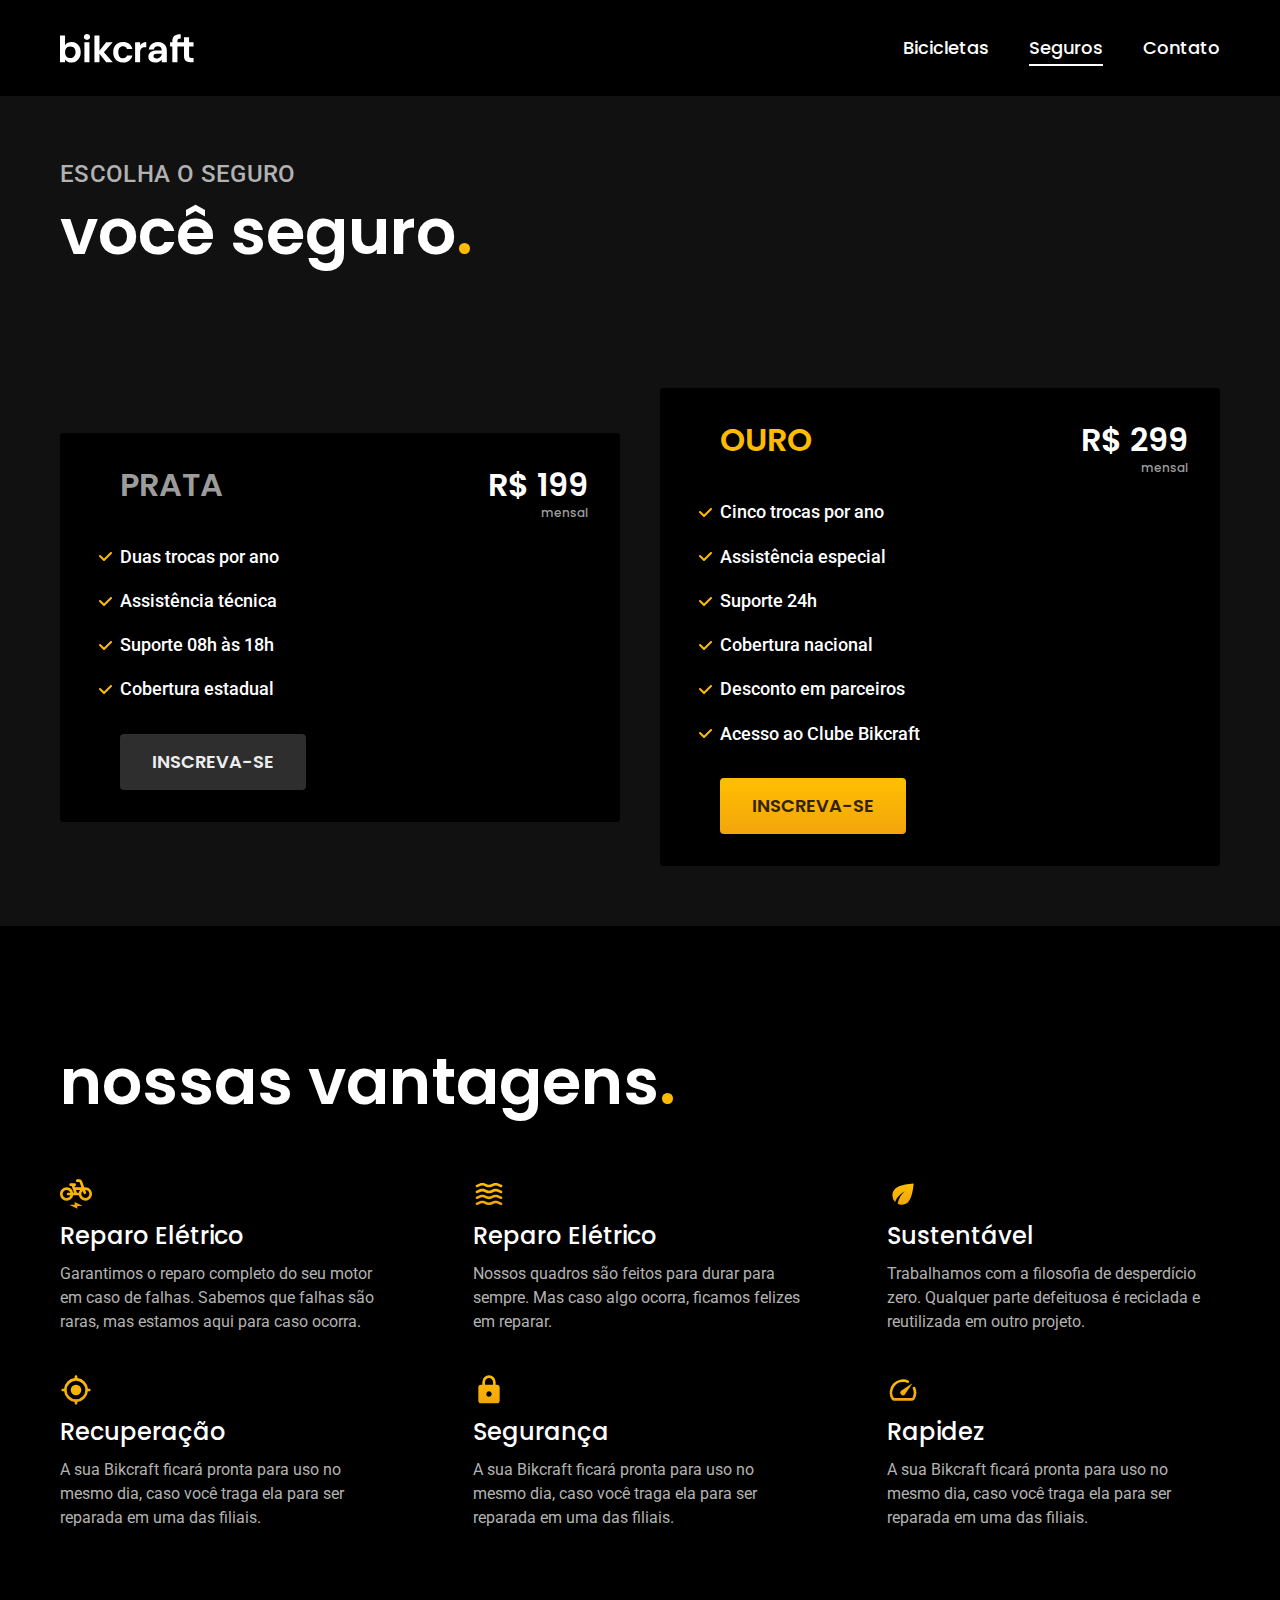
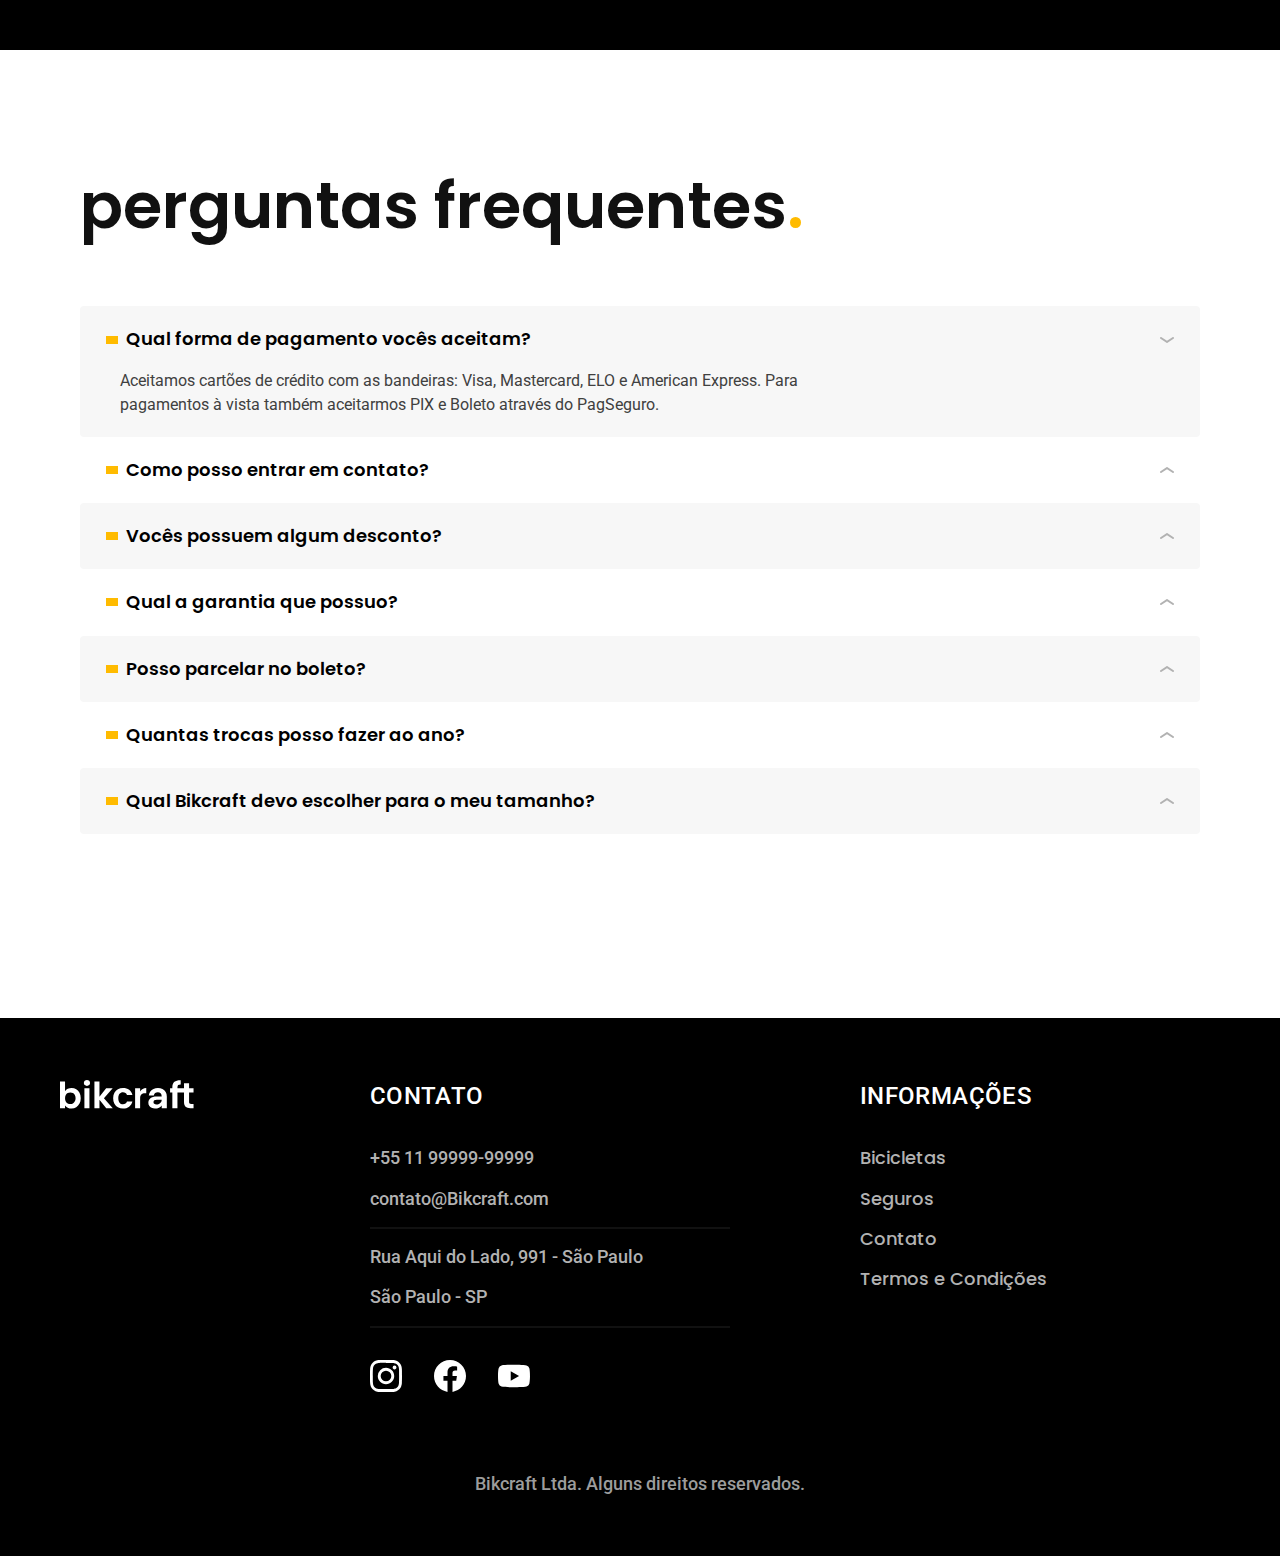
<file: seguros.html>
<!DOCTYPE html>
<html lang="pt-br">

<head>
  <meta charset="UTF-8">
  <meta http-equiv="X-UA-Compatible" content="IE=edge">
  <meta name="viewport" content="width=device-width, initial-scale=1.0">
  <meta name="description" content="Seguros.">
  <link rel="preconnect" href="https://fonts.googleapis.com">
  <link rel="preconnect" href="https://fonts.gstatic.com" crossorigin>
  <link href="https://fonts.googleapis.com/css2?family=Merriweather:ital,wght@1,900&family=Poppins:wght@400;600&family=Roboto:wght@400;500&display=swap" rel="stylesheet">
  <link rel="icon" href="favicon.svg" type="image/svg+xml">
  <link rel="preload" href="css/style.min.css" as="style">
  <link rel="stylesheet" href="css/style.min.css">
  <title>Seguros | Bikcraft - Bicicletas Elétricas</title>
  <script>document.documentElement.classList.add('js');</script>
</head>

<body id="seguros">
  <header class="header-bg">
    <div class="header container">
      <a href="./">
        <img src="img/bikcraft.svg" alt="Bikcraft" width="136" height="32">
      </a>

      <nav aria-label="Primaria">
        <ul class="header-menu font-1-m cor-0">
          <li><a href="./bicicletas.html">Bicicletas</a></li>
          <li><a href="./seguros.html">Seguros</a></li>
          <li><a href="./contato.html">Contato</a></li>
        </ul>
      </nav>
    </div>
  </header>

  <main class="seguros-bg">
    <div class="titulo-bg">
      <div class="titulo container">
        <p class="font-2-l-b cor-5">escolha o seguro</p>
        <h1 class="font-1-xxl cor-0">você seguro<span class="cor-p1">.</span></h1>
      </div>
    </div>
    <div class="seguros container">
      <div class="seguros-item">
        <h3 class="font-1-xl cor-6">PRATA</h3>
        <span class="font-1-xl cor-0">R$ 199 <span class="font-1-xs cor-6">mensal</span></span>
        <ul class="font-2-m cor-0">
          <li>Duas trocas por ano</li>
          <li>Assistência técnica</li>
          <li>Suporte 08h às 18h</li>
          <li>Cobertura estadual</li>
        </ul>
        <a class="botao secundario" href="./orcamento.html?tipo=seguro&produto=prata">Inscreva-se</a>
      </div>
      <div class="seguros-item">
        <h3 class="font-1-xl cor-p1">OURO</h3>
        <span class="font-1-xl cor-0">R$ 299 <span class="font-1-xs cor-6">mensal</span></span>
        <ul class="font-2-m cor-0">
          <li>Cinco trocas por ano</li>
          <li>Assistência especial</li>
          <li>Suporte 24h</li>
          <li>Cobertura nacional</li>
          <li>Desconto em parceiros</li>
          <li>Acesso ao Clube Bikcraft</li>
        </ul>
        <a class="botao" href="./orcamento.html?tipo=seguro&produto=ouro">Inscreva-se</a>
      </div>
    </div>
  </main>

  <article class="vantagens-bg">
    <div class="vantagens container">
      <h2 class="font-1-xxl cor-0">nossas vantagens<span class="cor-p1">.</span></h2>
      <ul>
        <li>
          <img src="./img/icones/eletrica.svg" alt="" width="32" height="32">
          <h3 class="font-1-l cor-0">Reparo Elétrico</h3>
          <p class="font-2-s cor-5">Garantimos o reparo completo do seu motor em caso de falhas. Sabemos que falhas são raras, mas estamos aqui para caso ocorra.</p>
        </li>
        <li>
          <img src="./img/icones/carbono.svg" alt="" width="32" height="32">
          <h3 class="font-1-l cor-0">Reparo Elétrico</h3>
          <p class="font-2-s cor-5">Nossos quadros são feitos para durar para sempre. Mas caso algo ocorra, ficamos felizes em reparar.</p>
        </li>
        <li>
          <img src="./img/icones/sustentavel.svg" alt="" width="32" height="32">
          <h3 class="font-1-l cor-0">Sustentável</h3>
          <p class="font-2-s cor-5">Trabalhamos com a filosofia de desperdício zero. Qualquer parte defeituosa é reciclada e reutilizada em outro projeto.</p>
        </li>
        <li>
          <img src="./img/icones/rastreador.svg" alt="" width="32" height="32">
          <h3 class="font-1-l cor-0">Recuperação</h3>
          <p class="font-2-s cor-5">A sua Bikcraft ficará pronta para uso no mesmo dia, caso você traga ela para ser reparada em uma das filiais.</p>
        </li>
        <li>
          <img src="./img/icones/seguro.svg" alt="" width="32" height="32">
          <h3 class="font-1-l cor-0">Segurança</h3>
          <p class="font-2-s cor-5">A sua Bikcraft ficará pronta para uso no mesmo dia, caso você traga ela para ser reparada em uma das filiais.</p>
        </li>
        <li>
          <img src="./img/icones/velocidade.svg" alt="" width="32" height="32">
          <h3 class="font-1-l cor-0">Rapidez</h3>
          <p class="font-2-s cor-5">A sua Bikcraft ficará pronta para uso no mesmo dia, caso você traga ela para ser reparada em uma das filiais.</p>
        </li>
      </ul>
    </div>
  </article>

  <article class="perguntas container">
    <h2 class="font-1-xxl container">perguntas frequentes<span class="cor-p1">.</span>
      <dl>
        <div>
          <dt><button class="font-1-m-b" aria-controls="pergunta1" aria-expanded="true">Qual forma de pagamento vocês aceitam?</button></dt>
          <dd id="pergunta1" class="font-2-s cor-9 ativo">Aceitamos cartões de crédito com as bandeiras: Visa, Mastercard, ELO e American Express. Para pagamentos à vista também aceitarmos PIX e Boleto através do PagSeguro.</dd>
        </div>
        <div>
          <dt><button class="font-1-m-b" aria-controls="pergunta2" aria-expanded="false">Como posso entrar em contato?</button></dt>
          <dd id="pergunta2" class="font-2-s cor-9">Aceitamos cartões de crédito com as bandeiras: Visa, Mastercard, ELO e American Express. Para pagamentos à vista também aceitarmos PIX e Boleto através do PagSeguro.</dd>
        </div>
        <div>
          <dt><button class="font-1-m-b" aria-controls="pergunta3" aria-expanded="false">Vocês possuem algum desconto?</button></dt>
          <dd id="pergunta3" class="font-2-s cor-9">Aceitamos cartões de crédito com as bandeiras: Visa, Mastercard, ELO e American Express. Para pagamentos à vista também aceitarmos PIX e Boleto através do PagSeguro.</dd>
        </div>
        <div>
          <dt><button class="font-1-m-b" aria-controls="pergunta4" aria-expanded="false">Qual a garantia que possuo?</button></dt>
          <dd id="pergunta4" class="font-2-s cor-9">Aceitamos cartões de crédito com as bandeiras: Visa, Mastercard, ELO e American Express. Para pagamentos à vista também aceitarmos PIX e Boleto através do PagSeguro.</dd>
        </div>
        <div>
          <dt><button class="font-1-m-b" aria-controls="pergunta5" aria-expanded="false">Posso parcelar no boleto?</button></dt>
          <dd id="pergunta5" class="font-2-s cor-9">Aceitamos cartões de crédito com as bandeiras: Visa, Mastercard, ELO e American Express. Para pagamentos à vista também aceitarmos PIX e Boleto através do PagSeguro.</dd>
        </div>
        <div>
          <dt><button class="font-1-m-b" aria-controls="pergunta6" aria-expanded="false">Quantas trocas posso fazer ao ano?</button></dt>
          <dd id="pergunta6" class="font-2-s cor-9">Aceitamos cartões de crédito com as bandeiras: Visa, Mastercard, ELO e American Express. Para pagamentos à vista também aceitarmos PIX e Boleto através do PagSeguro.</dd>
        </div>
        <div>
          <dt><button class="font-1-m-b" aria-controls="pergunta7" aria-expanded="false">Qual Bikcraft devo escolher para o meu tamanho?</button></dt>
          <dd id="pergunta7" class="font-2-s cor-9">Aceitamos cartões de crédito com as bandeiras: Visa, Mastercard, ELO e American Express. Para pagamentos à vista também aceitarmos PIX e Boleto através do PagSeguro.</dd>
        </div>
      </dl>
  </article>

  <footer class="footer-bg">
    <div class="footer container">
      <img src="./img/bikcraft.svg" alt="Bikcraft" width="136" height="32">
      <div class="footer-contato">
        <h3 class="font-2-l-b cor-0">Contato</h3>
        <ul class="font-2-m cor-5">
          <li><a href="tel:+55 11 999999999">+55 11 99999-99999</a></li>
          <li><a href="mailto:contato@Bikcraft.com"></a>contato@Bikcraft.com</li>
          <li>Rua Aqui do Lado, 991 - São Paulo</li>
          <li>São Paulo - SP</li>
        </ul>
        <div class="footer-redes">
          <a href="./"><img src="./img/redes/instagram.svg" alt="Instagram" width="32" height="32"></a>
          <a href="./"><img src="./img/redes/facebook.svg" alt="Facebook" width="32" height="32"></a>
          <a href="./"><img src="./img/redes/youtube.svg" alt="Youtube" width="32" height="32"></a>
        </div>
      </div>
      <div class="footer-informacoes">
        <h3 class="font-2-l-b cor-0">Informações</h3>
        <nav>
          <ul class="font-1-m cor-5">
            <li><a href="./bicicletas.html">Bicicletas</a></li>
            <li><a href="./seguros.html">Seguros</a></li>
            <li><a href="./contato.html">Contato</a></li>
            <li><a href="./termos.html">Termos e Condições</a></li>
          </ul>
        </nav>
      </div>
      <p class=" footer-copy font-2-m cor-6">Bikcraft Ltda. Alguns direitos reservados.</p>
    </div>
  </footer>
  <script src="./js/script.js"></script>
</body>

</html>
</file>
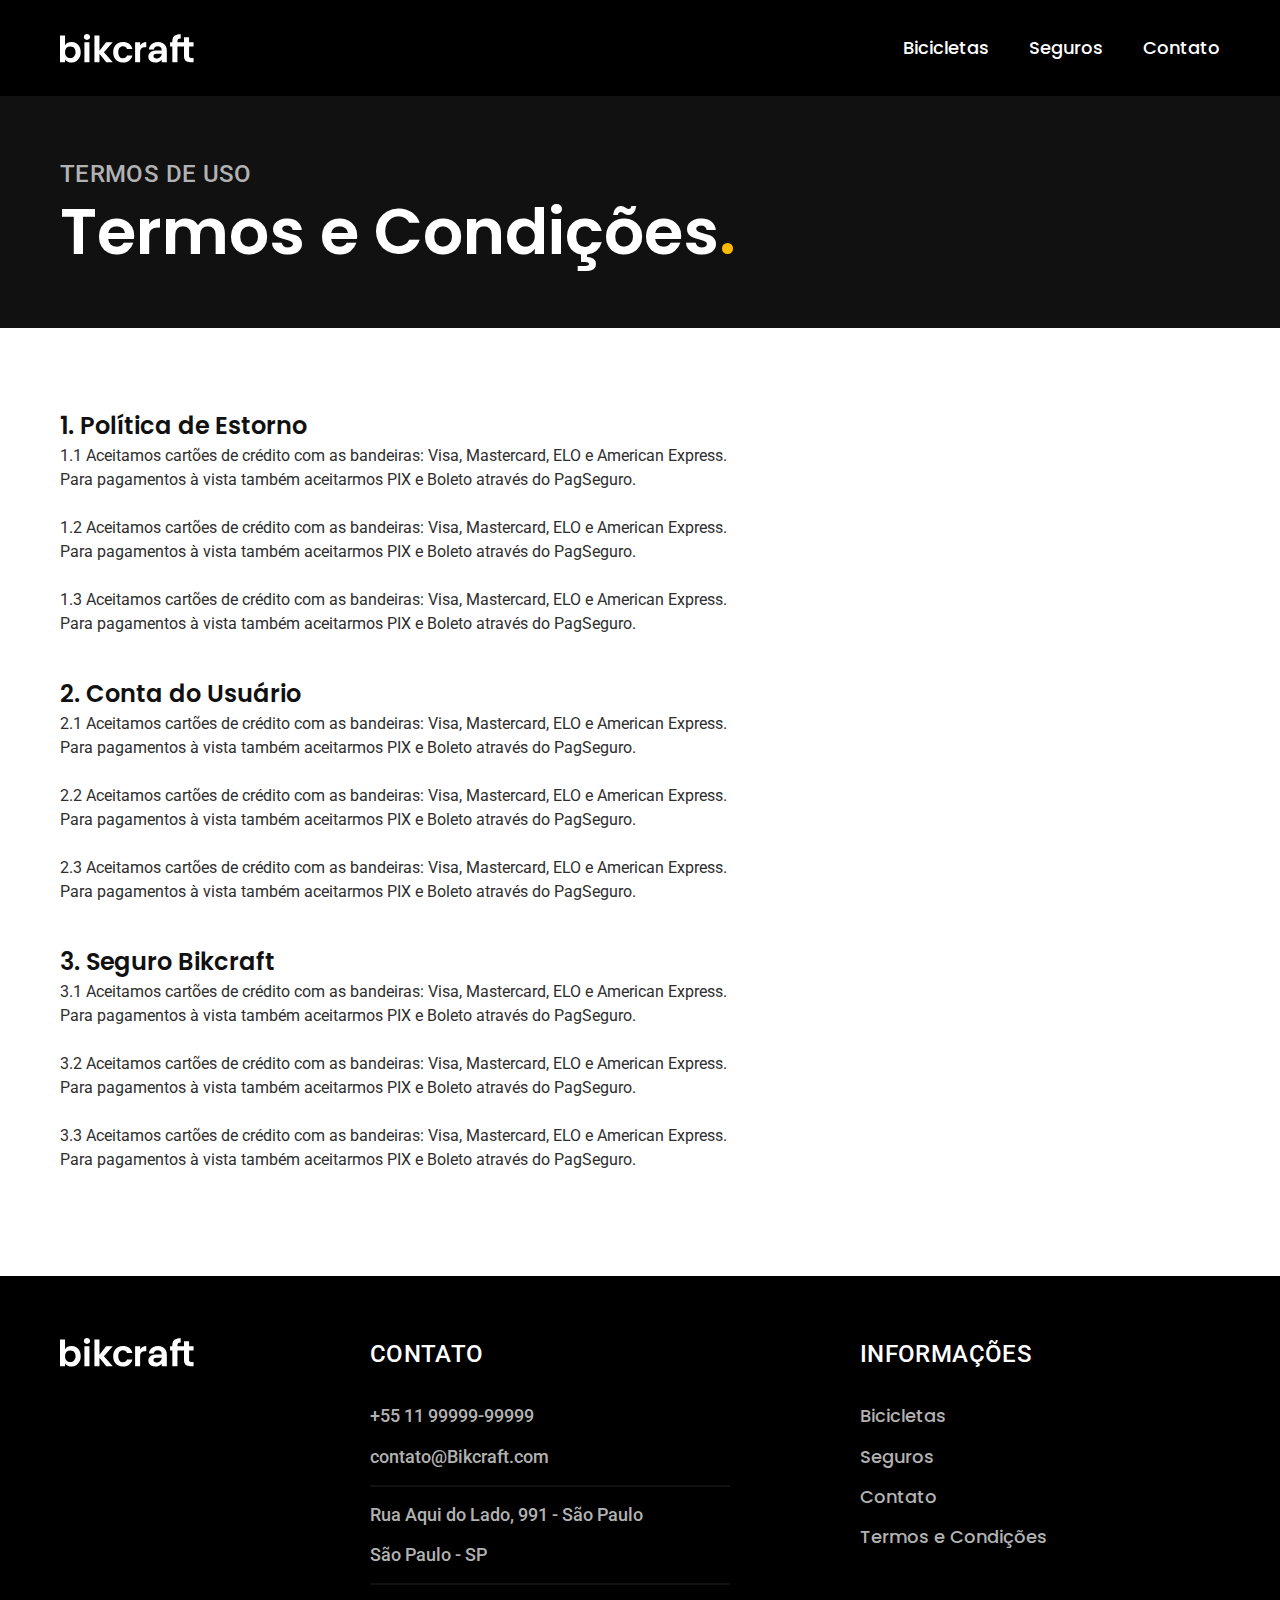
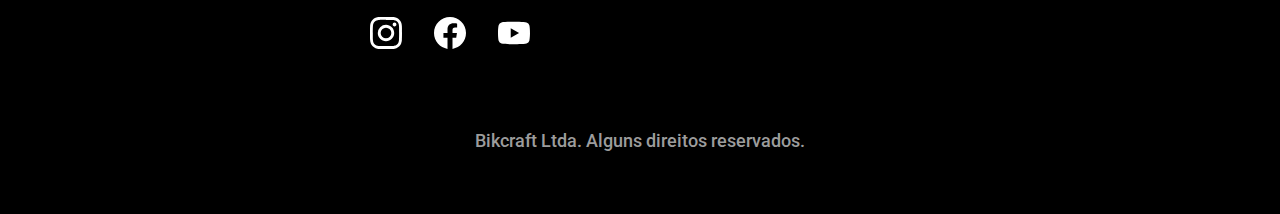
<file: termos.html>
<!DOCTYPE html>
<html lang="pt-br">

<head>
  <meta charset="UTF-8">
  <meta http-equiv="X-UA-Compatible" content="IE=edge">
  <meta name="viewport" content="width=device-width, initial-scale=1.0">
  <meta name="description" content="Termos e Condições.">
  <link rel="preconnect" href="https://fonts.googleapis.com">
  <link rel="preconnect" href="https://fonts.gstatic.com" crossorigin>
  <link href="https://fonts.googleapis.com/css2?family=Merriweather:ital,wght@1,900&family=Poppins:wght@400;600&family=Roboto:wght@400;500&display=swap" rel="stylesheet">
  <link rel="icon" href="favicon.svg" type="image/svg+xml">
  <link rel="preload" href="css/style.min.css" as="style">
  <link rel="stylesheet" href="css/style.min.css">
  <title>Termos e Condições | Bikcraft - Bicicletas Elétricas</title>
  <script>document.documentElement.classList.add('js');</script>
</head>

<body id="termos">
  <header class="header-bg">
    <div class="header container">
      <a href="./">
        <img src="img/bikcraft.svg" alt="Bikcraft" width="136" height="32">
      </a>

      <nav aria-label="Primaria">
        <ul class="header-menu font-1-m cor-0">
          <li><a href="./bicicletas.html">Bicicletas</a></li>
          <li><a href="./seguros.html">Seguros</a></li>
          <li><a href="./contato.html">Contato</a></li>
        </ul>
      </nav>
    </div>
  </header>

  <main>
    <div class="titulo-bg">
      <div class="titulo container">
        <p class="font-2-l-b cor-5">Termos de uso</p>
        <h1 class="font-1-xxl cor-0">Termos e Condições<span class="cor-p1">.</span></h1>
      </div>
    </div>
    <div class="termos container font-2-s cor-10">
      <h2 class="font-1-l cor-11">1. Política de Estorno</h2>
      <p>1.1 Aceitamos cartões de crédito com as bandeiras: Visa, Mastercard, ELO e American Express. Para pagamentos à vista também aceitarmos PIX e Boleto através do PagSeguro.</p>
      <p>1.2 Aceitamos cartões de crédito com as bandeiras: Visa, Mastercard, ELO e American Express. Para pagamentos à vista também aceitarmos PIX e Boleto através do PagSeguro.</p>
      <p>1.3 Aceitamos cartões de crédito com as bandeiras: Visa, Mastercard, ELO e American Express. Para pagamentos à vista também aceitarmos PIX e Boleto através do PagSeguro.</p>
      <h2 class="font-1-l cor-11">2. Conta do Usuário</h2>
      <p>2.1 Aceitamos cartões de crédito com as bandeiras: Visa, Mastercard, ELO e American Express. Para pagamentos à vista também aceitarmos PIX e Boleto através do PagSeguro.</p>
      <p>2.2 Aceitamos cartões de crédito com as bandeiras: Visa, Mastercard, ELO e American Express. Para pagamentos à vista também aceitarmos PIX e Boleto através do PagSeguro.</p>
      <p>2.3 Aceitamos cartões de crédito com as bandeiras: Visa, Mastercard, ELO e American Express. Para pagamentos à vista também aceitarmos PIX e Boleto através do PagSeguro.</p>
      <h2 class="font-1-l cor-11">3. Seguro Bikcraft</h2>
      <p>3.1 Aceitamos cartões de crédito com as bandeiras: Visa, Mastercard, ELO e American Express. Para pagamentos à vista também aceitarmos PIX e Boleto através do PagSeguro.</p>
      <p>3.2 Aceitamos cartões de crédito com as bandeiras: Visa, Mastercard, ELO e American Express. Para pagamentos à vista também aceitarmos PIX e Boleto através do PagSeguro.</p>
      <p>3.3 Aceitamos cartões de crédito com as bandeiras: Visa, Mastercard, ELO e American Express. Para pagamentos à vista também aceitarmos PIX e Boleto através do PagSeguro.</p>
    </div>

  </main>

  <footer class="footer-bg">
    <div class="footer container">
      <img src="./img/bikcraft.svg" alt="Bikcraft" width="136" height="32">
      <div class="footer-contato">
        <h3 class="font-2-l-b cor-0">Contato</h3>
        <ul class="font-2-m cor-5">
          <li><a href="tel:+55 11 999999999">+55 11 99999-99999</a></li>
          <li><a href="mailto:contato@Bikcraft.com"></a>contato@Bikcraft.com</li>
          <li>Rua Aqui do Lado, 991 - São Paulo</li>
          <li>São Paulo - SP</li>
        </ul>
        <div class="footer-redes">
          <a href="./"><img src="./img/redes/instagram.svg" alt="Instagram" width="32" height="32"></a>
          <a href="./"><img src="./img/redes/facebook.svg" alt="Facebook" width="32" height="32"></a>
          <a href="./"><img src="./img/redes/youtube.svg" alt="Youtube" width="32" height="32"></a>
        </div>
      </div>
      <div class="footer-informacoes">
        <h3 class="font-2-l-b cor-0">Informações</h3>
        <nav>
          <ul class="font-1-m cor-5">
            <li><a href="./bicicletas.html">Bicicletas</a></li>
            <li><a href="./seguros.html">Seguros</a></li>
            <li><a href="./contato.html">Contato</a></li>
            <li><a href="./termos.html">Termos e Condições</a></li>
          </ul>
        </nav>
      </div>
      <p class=" footer-copy font-2-m cor-6">Bikcraft Ltda. Alguns direitos reservados.</p>
    </div>
  </footer>
  <script src="./js/script.js"></script>
</body>

</html>
</file>
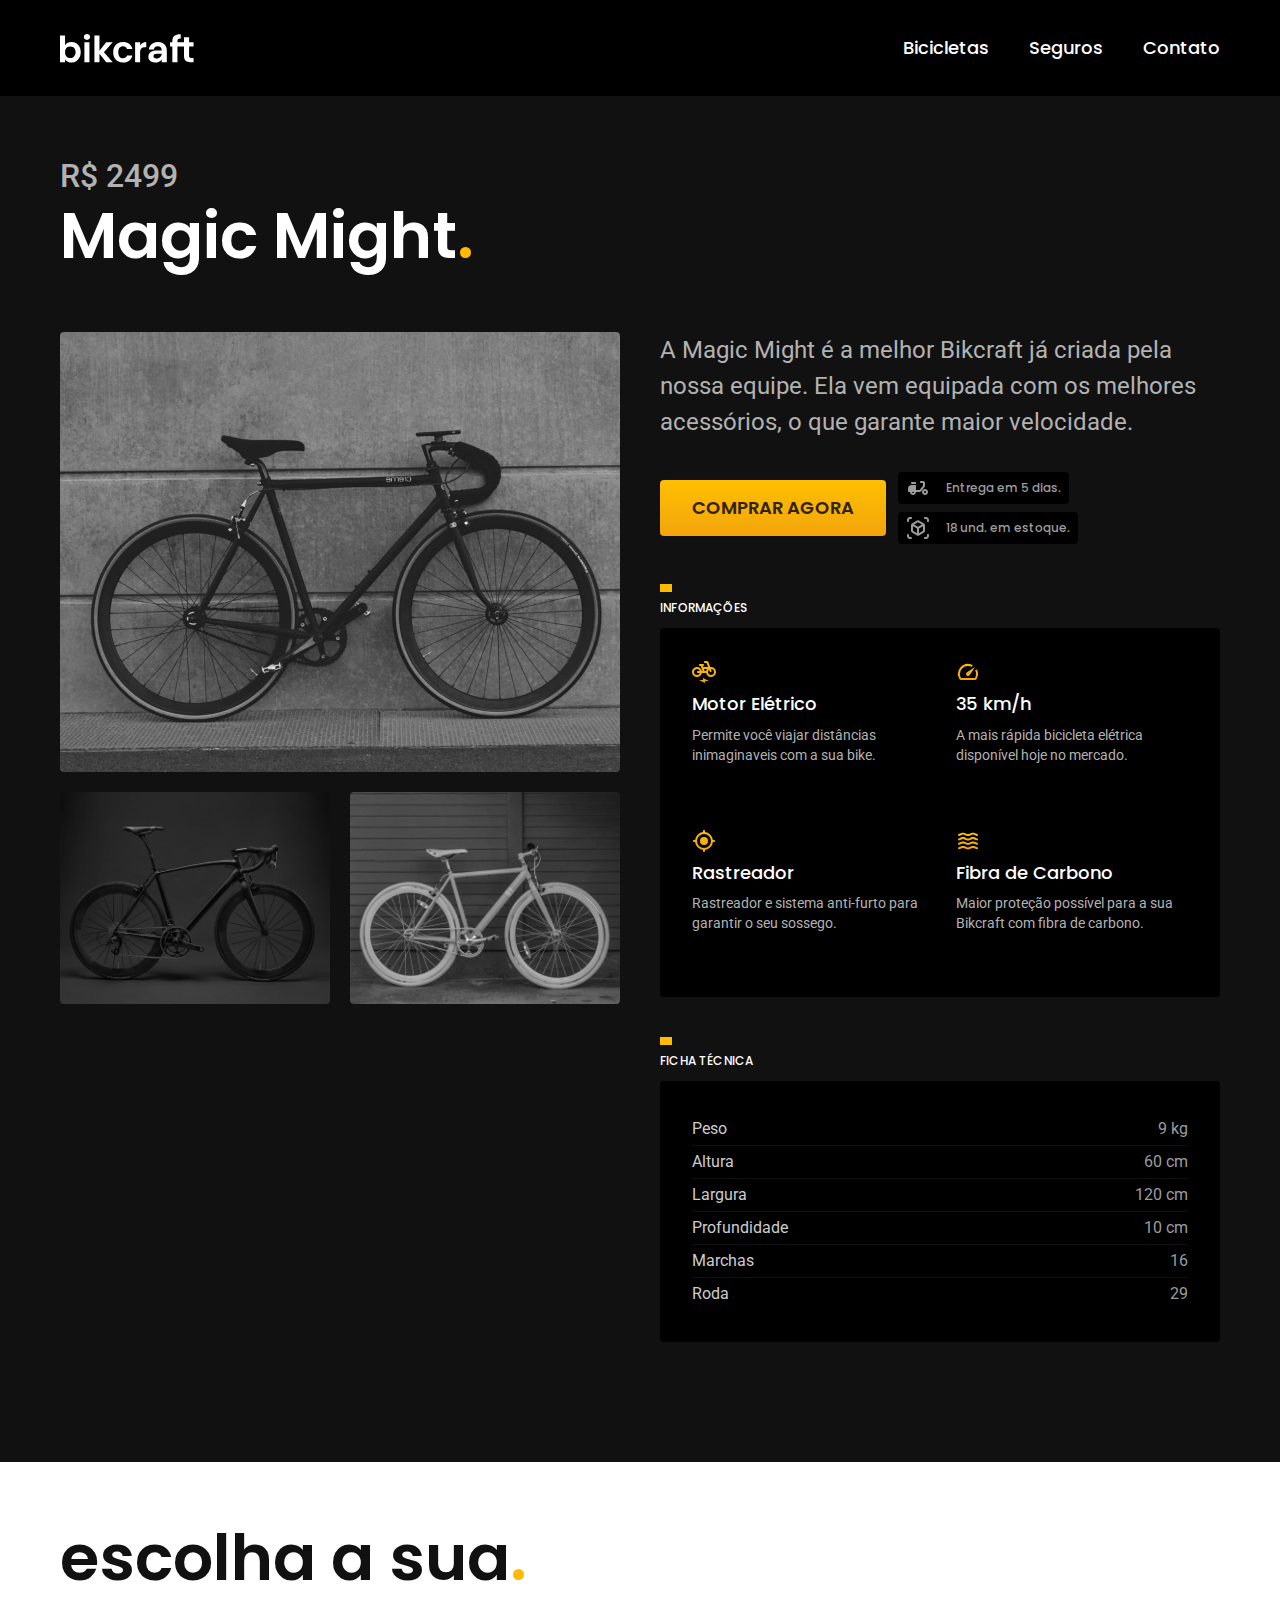
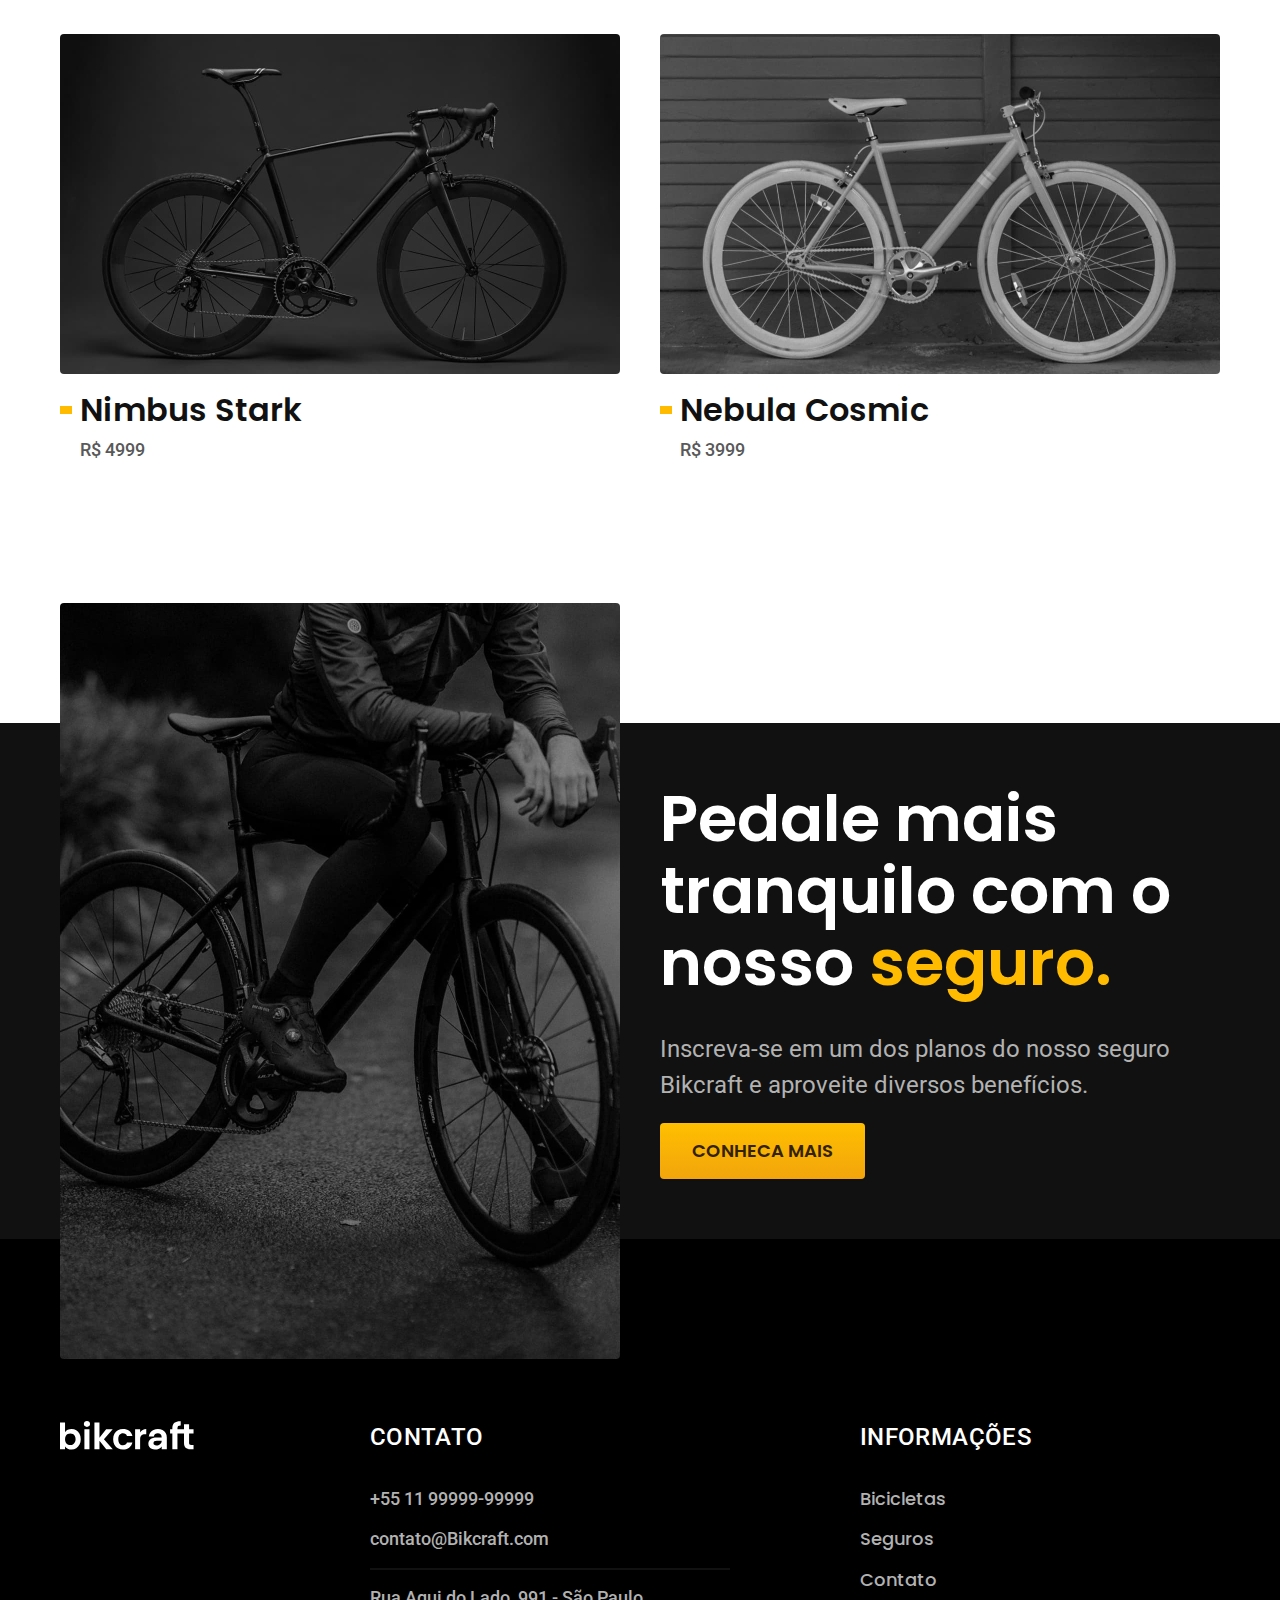
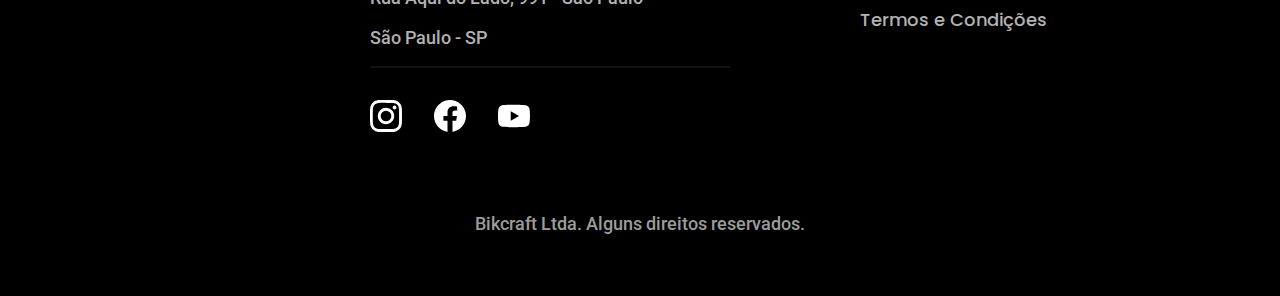
<file: bicicletas/magic.html>
<!DOCTYPE html>
<html lang="pt-br">

<head>
  <meta charset="UTF-8">
  <meta http-equiv="X-UA-Compatible" content="IE=edge">
  <meta name="viewport" content="width=device-width, initial-scale=1.0">
  <meta name="description" content="Bicicleta Magic Might.">
  <link rel="preconnect" href="https://fonts.googleapis.com">
  <link rel="preconnect" href="https://fonts.gstatic.com" crossorigin>
  <link href="https://fonts.googleapis.com/css2?family=Merriweather:ital,wght@1,900&family=Poppins:wght@400;600&family=Roboto:wght@400;500&display=swap" rel="stylesheet">
  <link rel="stylesheet" href="../css/style.min.css">
  <link rel="icon" href="../favicon.svg" type="image/svg+xml">

  <title>Magic Might | Bikcraft - Bicicletas Elétricas</title>
  <script>document.documentElement.classList.add('js');</script>
</head>

<body id="bicicleta">
  <header class="header-bg">
    <div class="header container">
      <a href="../index.html">
        <img src="../img/bikcraft.svg" alt="Bikcraft" width="136" height="32">
      </a>

      <nav aria-label="Primaria">
        <ul class="header-menu font-1-m cor-0">
          <li><a href="../bicicletas.html">Bicicletas</a></li>
          <li><a href="../seguros.html">Seguros</a></li>
          <li><a href="../contato.html">Contato</a></li>
        </ul>
      </nav>
    </div>
  </header>

  <main class="titulo-bg">
    <div class="titulo container">
      <p class="font-2-xl cor-5">R$ 2499</p>
      <h1 class="font-1-xxl cor-0">Magic Might<span class="cor-p1">.</span></h1>
    </div>
    <div class="bicicleta container">
      <div class="bicicleta-imagens">
        <img src="../img/bicicleta/nimbus2.jpg" alt="" width="1120" height="880">
        <img src="../img/bicicleta/nimbus1.jpg" alt="" width="1120" height="880">
        <img src="../img/bicicleta/nimbus3.jpg" alt="" width="1120" height="880">
      </div>
      <div class="bicicleta-conteudo">
        <p class="font-2-l cor-5">A Magic Might é a melhor Bikcraft já criada pela nossa equipe. Ela vem equipada com os melhores acessórios, o que garante maior velocidade.</p>
        <div class="bicicleta-comprar">
          <a class="botao" href="../orcamento.html?tipo=bikcraft&produto=magic">Comprar Agora</a>
          <span class="font-1-xs cor-6"><img src="../img/icones/entrega.svg" alt="" width="16" height="16"> Entrega em 5 dias.</span>
          <span class="font-1-xs cor-6"><img src="../img/icones/estoque.svg" alt="" width="16" height="16"> 18 und. em estoque.</span>
        </div>

        <h2 class="font-1-xs cor-0">Informações</h2>
        <ul class="bicicleta-informacoes">
          <li>
            <img src="../img/icones/eletrica.svg" alt="" width="32" height="32">
            <h3 class="font-1-m cor-0">Motor Elétrico</h3>
            <p class="font-2-xs cor-5">Permite você viajar distâncias inimaginaveis com a sua bike.</p>
          </li>
          <li>
            <img src="../img/icones/velocidade.svg" alt="" width="32" height="32">
            <h3 class="font-1-m cor-0">35 km/h</h3>
            <p class="font-2-xs cor-5">A mais rápida bicicleta elétrica disponível hoje no mercado.</p>
          </li>
          <li>
            <img src="../img/icones/rastreador.svg" alt="" width="32" height="32">
            <h3 class="font-1-m cor-0">Rastreador</h3>
            <p class="font-2-xs cor-5">Rastreador e sistema anti-furto para garantir o seu sossego.</p>
          </li>
          <li>
            <img src="../img/icones/carbono.svg" alt="" width="32" height="32">
            <h3 class="font-1-m cor-0">Fibra de Carbono</h3>
            <p class="font-2-xs cor-5">Maior proteção possível para a sua Bikcraft com fibra de carbono.</p>
          </li>
        </ul>
        <h2 class="font-1-xs cor-0">Ficha Técnica</h2>
        <ul class="bicicleta-ficha font-2-s cor-4">
          <li>Peso<span>9 kg</span></li>
          <li>Altura<span>60 cm</span></li>
          <li>Largura<span>120 cm</span></li>
          <li>Profundidade<span>10 cm</span></li>
          <li>Marchas<span>16</span></li>
          <li>Roda<span>29</span></li>
        </ul>
      </div>
    </div>
  </main>

  <article class="bicicletas-lista container">
    <h2 class="font-1-xxl">escolha a sua<span class="cor-p1">.</span>
    </h2>
    <ul>
      <li>
        <a href="./nimbus.html">
          <img src="../img/bicicletas/nimbus.jpg" alt="Bicicleta Preta" width="1120" height="680">
          <h3 class="font-1-xl">Nimbus Stark</h3>
          <span class="font-2-m cor-8">R$ 4999</span>
        </a>
      </li>
      <li>
        <a href="./nebula.html">
          <img src="../img/bicicletas/nebula.jpg" alt="Bicicleta Preta" width="1120" height="680">
          <h3 class="font-1-xl">Nebula Cosmic</h3>
          <span class="font-2-m cor-8">R$ 3999</span>
        </a>
      </li>
    </ul>
  </article>

  <article class="seguro-bg">
    <div class="seguro container">
      <div class="seguro-imagem">
        <img src="../img/fotos/seguros.jpg" alt="Pessoa parada sob a bicicleta." width="1360" height="1512">
      </div>
      <div class="seguro-conteudo">
        <h2 class="font-1-xxl cor-0">Pedale mais tranquilo com o nosso <span class="cor-p1">seguro.</span></h2>
        <p class="font-2-l cor-5">Inscreva-se em um dos planos do nosso seguro Bikcraft e aproveite diversos benefícios.</p>
        <a class="botao" href="../seguros.html">Conheca Mais</a>
      </div>
    </div>
  </article>

  <footer class="footer-bg">
    <div class="footer container">
      <img src="../img/bikcraft.svg" alt="Bikcraft" width="136" height="32">
      <div class="footer-contato">
        <h3 class="font-2-l-b cor-0">Contato</h3>
        <ul class="font-2-m cor-5">
          <li><a href="tel:+55 11 999999999">+55 11 99999-99999</a></li>
          <li><a href="mailto:contato@Bikcraft.com"></a>contato@Bikcraft.com</li>
          <li>Rua Aqui do Lado, 991 - São Paulo</li>
          <li>São Paulo - SP</li>
        </ul>
        <div class="footer-redes">
          <a href="./"><img src="../img/redes/instagram.svg" alt="Instagram" width="32" height="32"></a>
          <a href="./"><img src="../img/redes/facebook.svg" alt="Facebook" width="32" height="32"></a>
          <a href="./"><img src="../img/redes/youtube.svg" alt="Youtube" width="32" height="32"></a>
        </div>
      </div>
      <div class="footer-informacoes">
        <h3 class="font-2-l-b cor-0">Informações</h3>
        <nav>
          <ul class="font-1-m cor-5">
            <li><a href="../bicicletas.html">Bicicletas</a></li>
            <li><a href="../seguros.html">Seguros</a></li>
            <li><a href="../contato.html">Contato</a></li>
            <li><a href="../termos.html">Termos e Condições</a></li>
          </ul>
        </nav>
      </div>
      <p class=" footer-copy font-2-m cor-6">Bikcraft Ltda. Alguns direitos reservados.</p>
    </div>
  </footer>
  <script src="../js/script.js"></script>
</body>

</html>
</file>
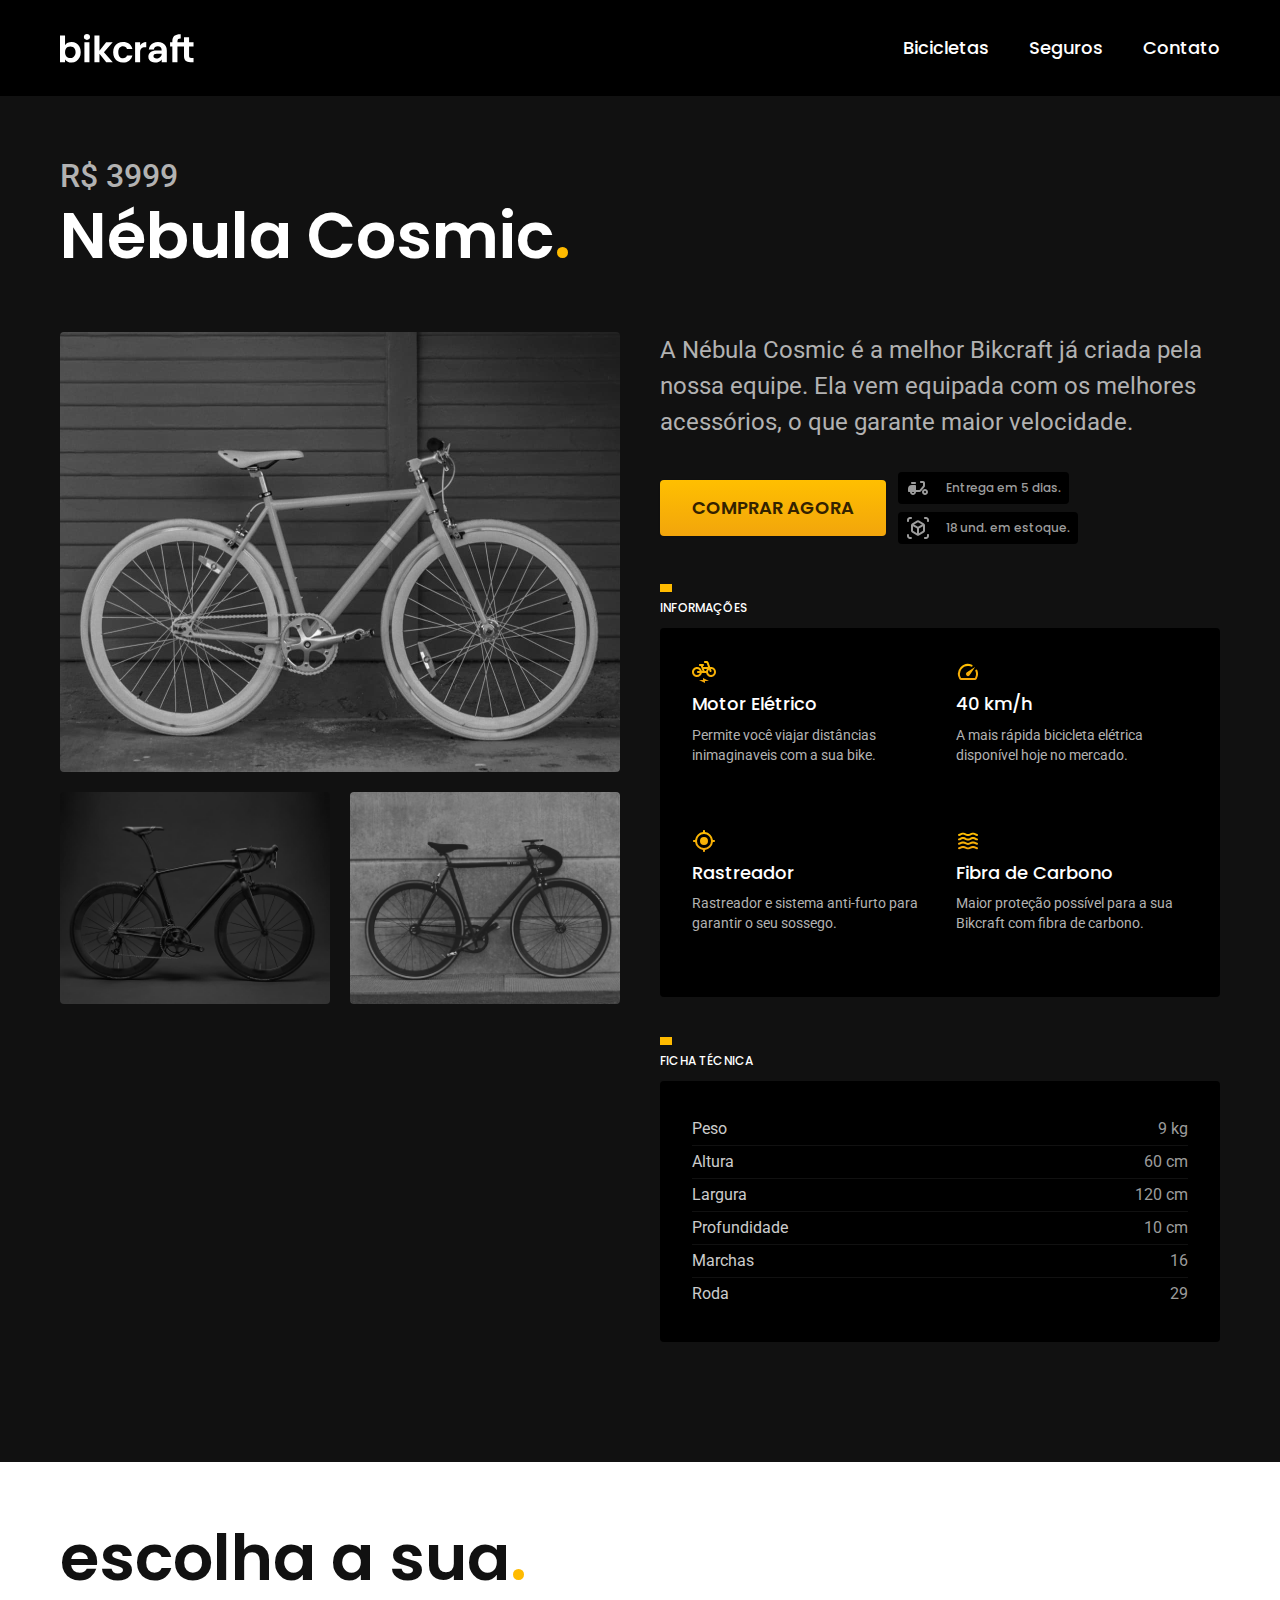
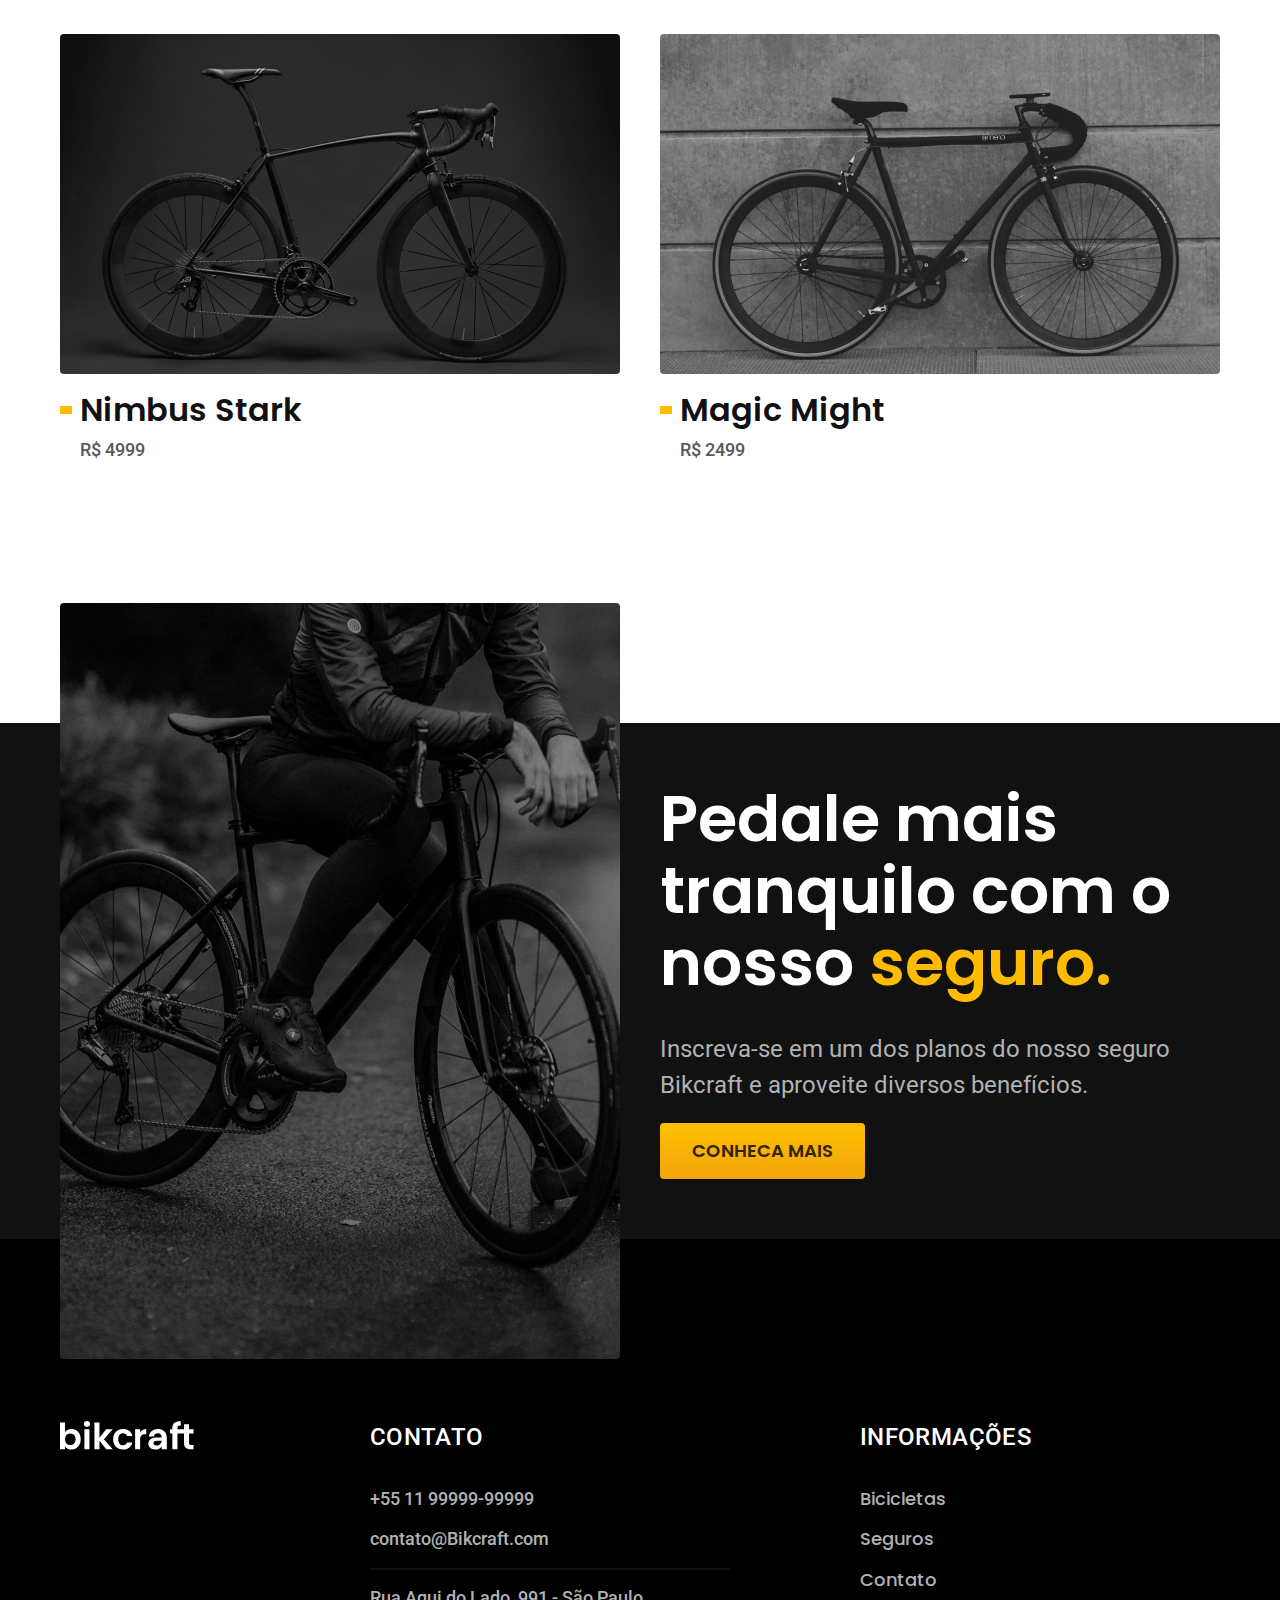
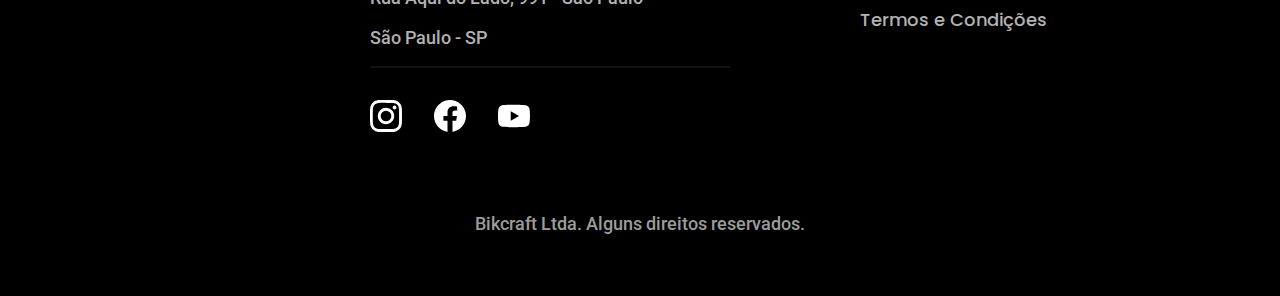
<file: bicicletas/nebula.html>
<!DOCTYPE html>
<html lang="pt-br">

<head>
  <meta charset="UTF-8">
  <meta http-equiv="X-UA-Compatible" content="IE=edge">
  <meta name="viewport" content="width=device-width, initial-scale=1.0">
  <meta name="description" content="Bicicleta Nébula Cosmic.">
  <link rel="preconnect" href="https://fonts.googleapis.com">
  <link rel="preconnect" href="https://fonts.gstatic.com" crossorigin>
  <link href="https://fonts.googleapis.com/css2?family=Merriweather:ital,wght@1,900&family=Poppins:wght@400;600&family=Roboto:wght@400;500&display=swap" rel="stylesheet">
  <link rel="stylesheet" href="../css/style.min.css">
  <link rel="icon" href="../favicon.svg" type="image/svg+xml">
  <title>Nébula Cosmic | Bikcraft - Bicicletas Elétricas</title>
  <script>document.documentElement.classList.add('js');</script>
</head>

<body id="bicicleta">
  <header class="header-bg">
    <div class="header container">
      <a href="../index.html">
        <img src="../img/bikcraft.svg" alt="Bikcraft" width="136" height="32">
      </a>

      <nav aria-label="Primaria">
        <ul class="header-menu font-1-m cor-0">
          <li><a href="../bicicletas.html">Bicicletas</a></li>
          <li><a href="../seguros.html">Seguros</a></li>
          <li><a href="../contato.html">Contato</a></li>
        </ul>
      </nav>
    </div>
  </header>

  <main class="titulo-bg">
    <div class="titulo container">
      <p class="font-2-xl cor-5">R$ 3999</p>
      <h1 class="font-1-xxl cor-0">Nébula Cosmic<span class="cor-p1">.</span></h1>
    </div>
    <div class="bicicleta container">
      <div class="bicicleta-imagens">
        <img src="../img/bicicleta/nimbus3.jpg" alt="" width="1120" height="880">
        <img src="../img/bicicleta/nimbus1.jpg" alt="" width="1120" height="880">
        <img src="../img/bicicleta/nimbus2.jpg" alt="" width="1120" height="880">
      </div>
      <div class="bicicleta-conteudo">
        <p class="font-2-l cor-5">A Nébula Cosmic é a melhor Bikcraft já criada pela nossa equipe. Ela vem equipada com os melhores acessórios, o que garante maior velocidade.</p>
        <div class="bicicleta-comprar">
          <a class="botao" href="../orcamento.html?tipo=bikcraft&produto=nebula">Comprar Agora</a>
          <span class="font-1-xs cor-6"><img src="../img/icones/entrega.svg" alt="" width="16" height="16"> Entrega em 5 dias.</span>
          <span class="font-1-xs cor-6"><img src="../img/icones/estoque.svg" alt="" width="16" height="16"> 18 und. em estoque.</span>
        </div>

        <h2 class="font-1-xs cor-0">Informações</h2>
        <ul class="bicicleta-informacoes">
          <li>
            <img src="../img/icones/eletrica.svg" alt="" width="32" height="32">
            <h3 class="font-1-m cor-0">Motor Elétrico</h3>
            <p class="font-2-xs cor-5">Permite você viajar distâncias inimaginaveis com a sua bike.</p>
          </li>
          <li>
            <img src="../img/icones/velocidade.svg" alt="" width="32" height="32">
            <h3 class="font-1-m cor-0">40 km/h</h3>
            <p class="font-2-xs cor-5">A mais rápida bicicleta elétrica disponível hoje no mercado.</p>
          </li>
          <li>
            <img src="../img/icones/rastreador.svg" alt="" width="32" height="32">
            <h3 class="font-1-m cor-0">Rastreador</h3>
            <p class="font-2-xs cor-5">Rastreador e sistema anti-furto para garantir o seu sossego.</p>
          </li>
          <li>
            <img src="../img/icones/carbono.svg" alt="" width="32" height="32">
            <h3 class="font-1-m cor-0">Fibra de Carbono</h3>
            <p class="font-2-xs cor-5">Maior proteção possível para a sua Bikcraft com fibra de carbono.</p>
          </li>
        </ul>
        <h2 class="font-1-xs cor-0">Ficha Técnica</h2>
        <ul class="bicicleta-ficha font-2-s cor-4">
          <li>Peso<span>9 kg</span></li>
          <li>Altura<span>60 cm</span></li>
          <li>Largura<span>120 cm</span></li>
          <li>Profundidade<span>10 cm</span></li>
          <li>Marchas<span>16</span></li>
          <li>Roda<span>29</span></li>
        </ul>
      </div>
    </div>
  </main>

  <article class="bicicletas-lista container">
    <h2 class="font-1-xxl">escolha a sua<span class="cor-p1">.</span>
    </h2>
    <ul>
      <li>
        <a href="./nimbus.html">
          <img src="../img/bicicletas/nimbus.jpg" alt="Bicicleta Preta" width="1120" height="680">
          <h3 class="font-1-xl">Nimbus Stark</h3>
          <span class="font-2-m cor-8">R$ 4999</span>
        </a>
      </li>
      <li>
        <a href="./magic.html">
          <img src="../img/bicicletas/magic.jpg" alt="Bicicleta Preta" width="1120" height="680">
          <h3 class="font-1-xl">Magic Might</h3>
          <span class="font-2-m cor-8">R$ 2499</span>
        </a>
      </li>
    </ul>
  </article>

  <article class="seguro-bg">
    <div class="seguro container">
      <div class="seguro-imagem">
        <img src="../img/fotos/seguros.jpg" alt="Pessoa parada sob a bicicleta." width="1360" height="1512">
      </div>
      <div class="seguro-conteudo">
        <h2 class="font-1-xxl cor-0">Pedale mais tranquilo com o nosso <span class="cor-p1">seguro.</span></h2>
        <p class="font-2-l cor-5">Inscreva-se em um dos planos do nosso seguro Bikcraft e aproveite diversos benefícios.</p>
        <a class="botao" href="../seguros.html">Conheca Mais</a>
      </div>
    </div>
  </article>

  <footer class="footer-bg">
    <div class="footer container">
      <img src="../img/bikcraft.svg" alt="Bikcraft" width="136" height="32">
      <div class="footer-contato">
        <h3 class="font-2-l-b cor-0">Contato</h3>
        <ul class="font-2-m cor-5">
          <li><a href="tel:+55 11 999999999">+55 11 99999-99999</a></li>
          <li><a href="mailto:contato@Bikcraft.com"></a>contato@Bikcraft.com</li>
          <li>Rua Aqui do Lado, 991 - São Paulo</li>
          <li>São Paulo - SP</li>
        </ul>
        <div class="footer-redes">
          <a href="./"><img src="../img/redes/instagram.svg" alt="Instagram" width="32" height="32"></a>
          <a href="./"><img src="../img/redes/facebook.svg" alt="Facebook" width="32" height="32"></a>
          <a href="./"><img src="../img/redes/youtube.svg" alt="Youtube" width="32" height="32"></a>
        </div>
      </div>
      <div class="footer-informacoes">
        <h3 class="font-2-l-b cor-0">Informações</h3>
        <nav>
          <ul class="font-1-m cor-5">
            <li><a href="../bicicletas.html">Bicicletas</a></li>
            <li><a href="../seguros.html">Seguros</a></li>
            <li><a href="../contato.html">Contato</a></li>
            <li><a href="../termos.html">Termos e Condições</a></li>
          </ul>
        </nav>
      </div>
      <p class=" footer-copy font-2-m cor-6">Bikcraft Ltda. Alguns direitos reservados.</p>
    </div>
  </footer>
  <script src="../js/script.js"></script>
</body>

</html>
</file>
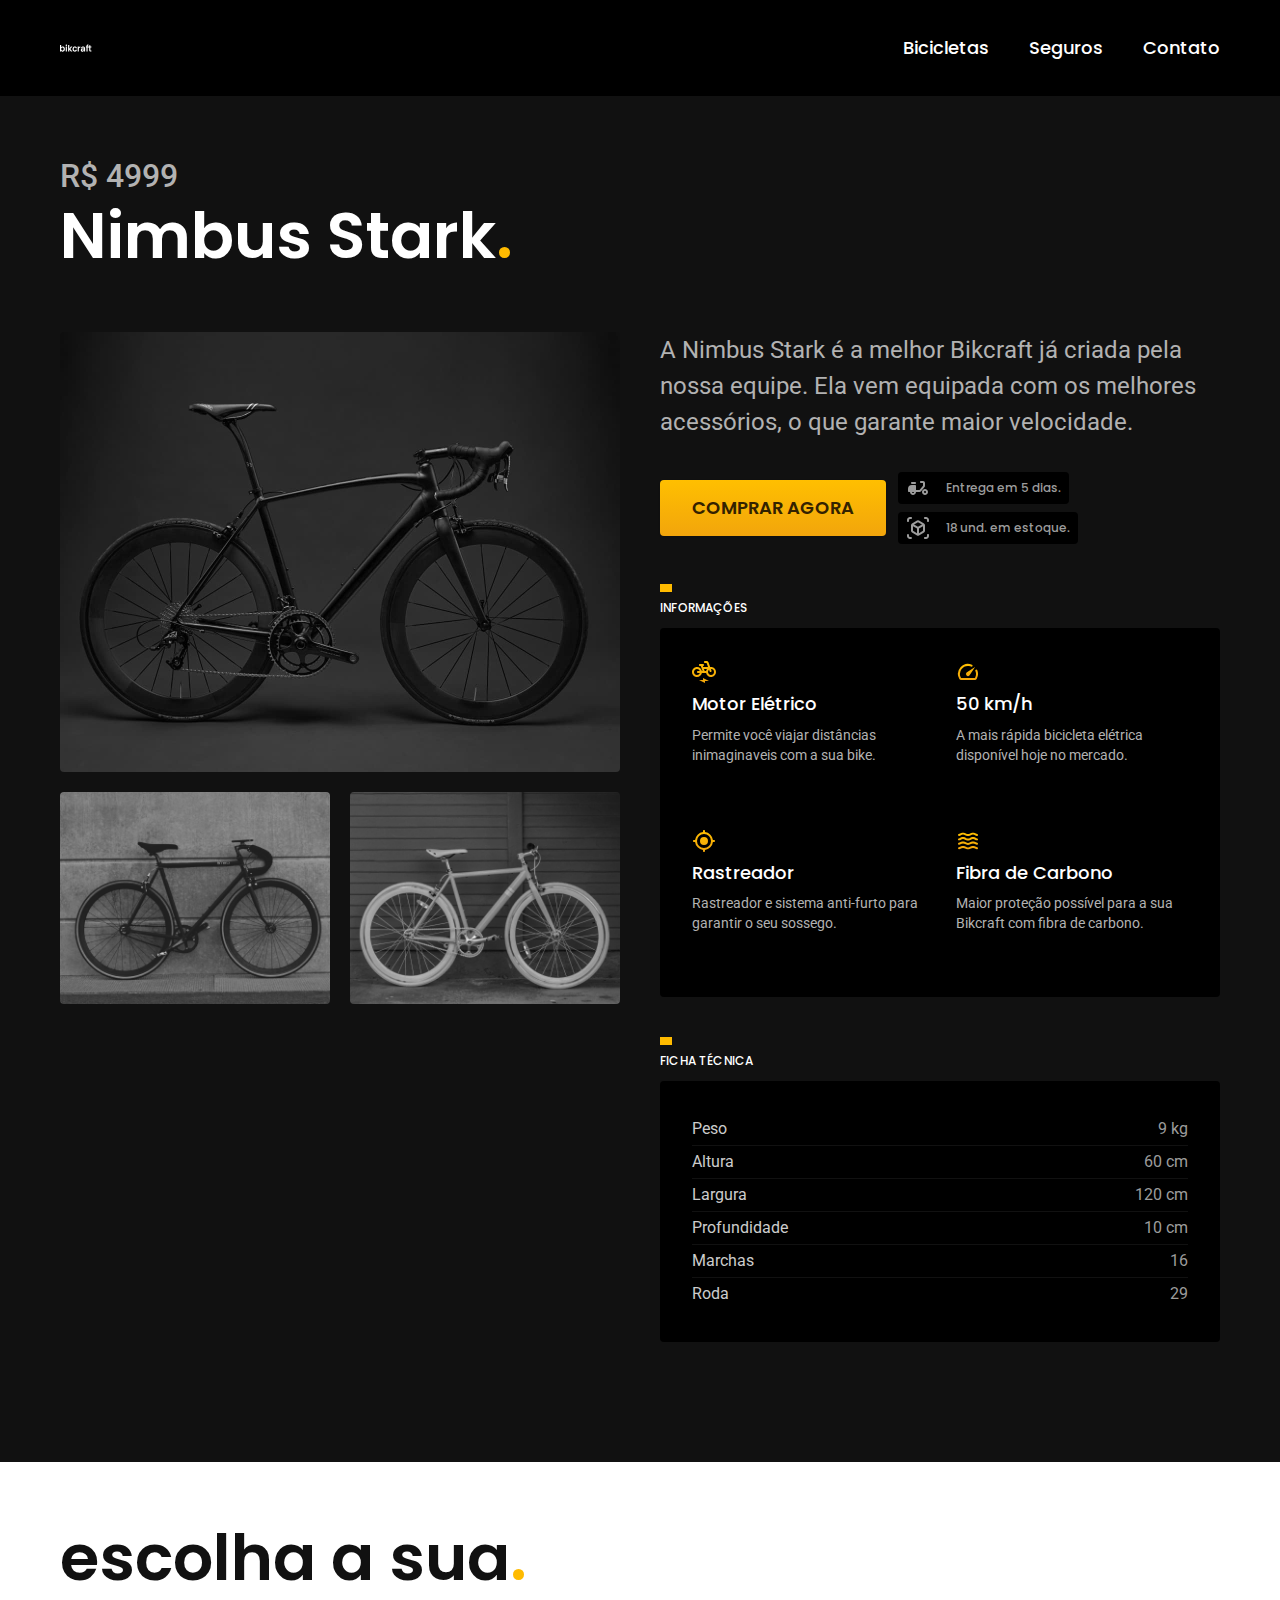
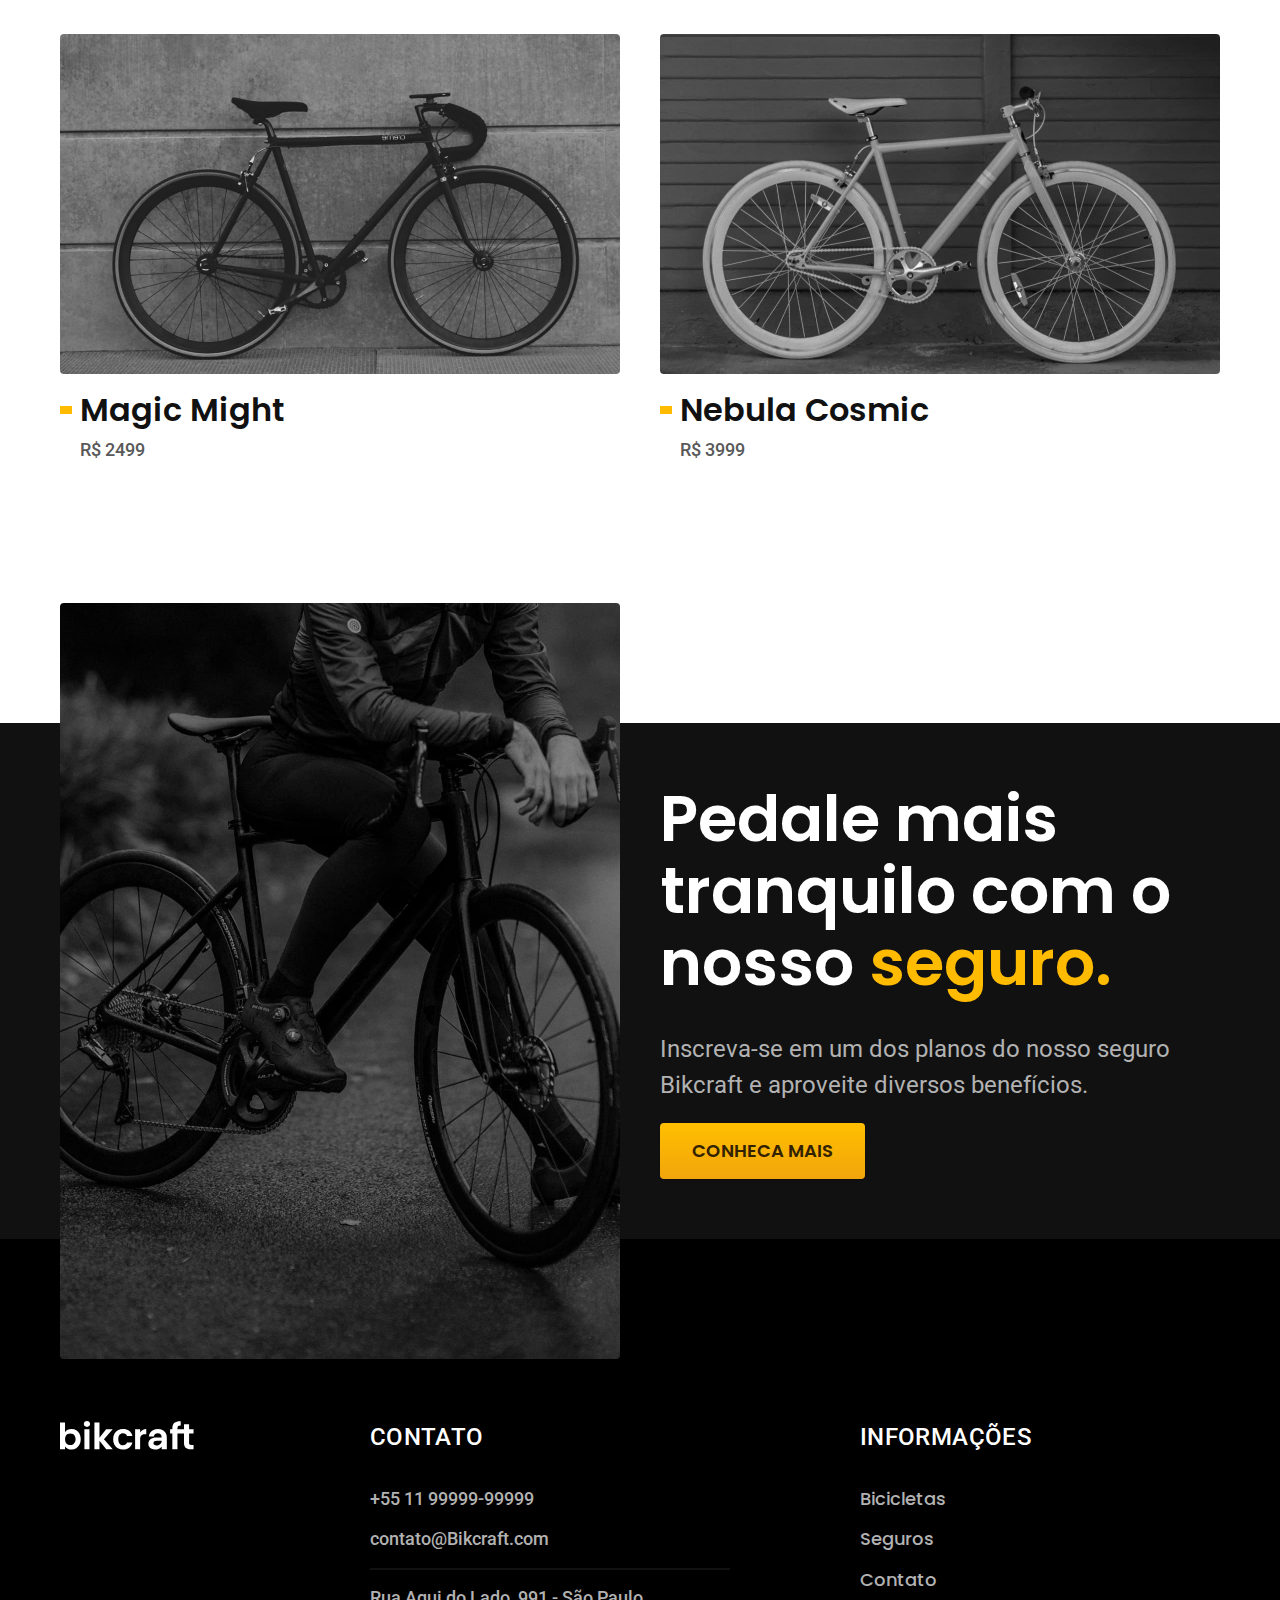
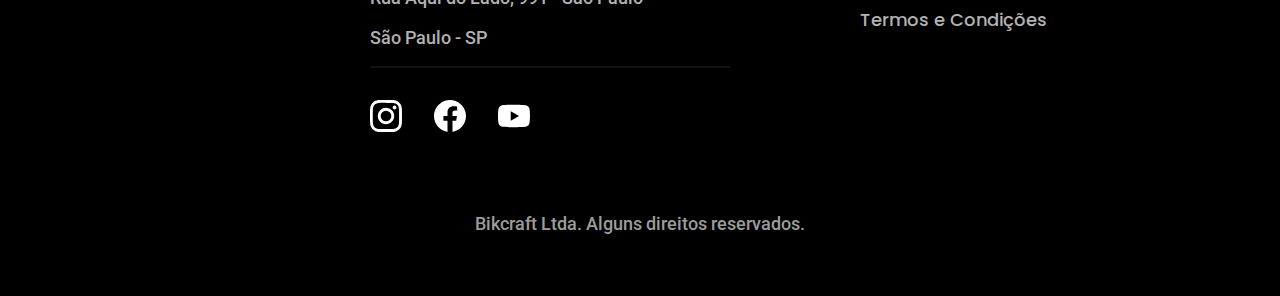
<file: bicicletas/nimbus.html>
<!DOCTYPE html>
<html lang="pt-br">

<head>
  <meta charset="UTF-8">
  <meta http-equiv="X-UA-Compatible" content="IE=edge">
  <meta name="viewport" content="width=device-width, initial-scale=1.0">
  <meta name="description" content="Bicicleta Nimbus Stark.">
  <link rel="preconnect" href="https://fonts.googleapis.com">
  <link rel="preconnect" href="https://fonts.gstatic.com" crossorigin>
  <link href="https://fonts.googleapis.com/css2?family=Merriweather:ital,wght@1,900&family=Poppins:wght@400;600&family=Roboto:wght@400;500&display=swap" rel="stylesheet">
  <link rel="stylesheet" href="../css/style.min.css">
  <link rel="icon" href="../favicon.svg" type="image/svg+xml">
  <title>Nimbus Stark | Bikcraft - Bicicletas Elétricas</title>
  <script>document.documentElement.classList.add('js');</script>
</head>

<body id="bicicleta">
  <header class="header-bg">
    <div class="header container">
      <a href="../index.html">
        <img src="../img/bikcraft.svg" alt="Bikcraft" width="32" height="32">
      </a>

      <nav aria-label="Primaria">
        <ul class="header-menu font-1-m cor-0">
          <li><a href="../bicicletas.html">Bicicletas</a></li>
          <li><a href="../seguros.html">Seguros</a></li>
          <li><a href="../contato.html">Contato</a></li>
        </ul>
      </nav>
    </div>
  </header>

  <main class="titulo-bg">
    <div class="titulo container">
      <p class="font-2-xl cor-5">R$ 4999</p>
      <h1 class="font-1-xxl cor-0">Nimbus Stark<span class="cor-p1">.</span></h1>
    </div>
    <div class="bicicleta container">
      <div class="bicicleta-imagens">
        <img src="../img/bicicleta/nimbus1.jpg" alt="" width="1120" height="880">
        <img src="../img/bicicleta/nimbus2.jpg" alt="" width="1120" height="880">
        <img src="../img/bicicleta/nimbus3.jpg" alt="" width="1120" height="880">
      </div>
      <div class="bicicleta-conteudo">
        <p class="font-2-l cor-5">A Nimbus Stark é a melhor Bikcraft já criada pela nossa equipe. Ela vem equipada com os melhores acessórios, o que garante maior velocidade.</p>
        <div class="bicicleta-comprar">
          <a class="botao" href="../orcamento.html?tipo=bikcraft&produto=nimbus">Comprar Agora</a>
          <span class="font-1-xs cor-6"><img src="../img/icones/entrega.svg" alt="" width="16" height="16"> Entrega em 5 dias.</span>
          <span class="font-1-xs cor-6"><img src="../img/icones/estoque.svg" alt="" width="16" height="16"> 18 und. em estoque.</span>
        </div>

        <h2 class="font-1-xs cor-0">Informações</h2>
        <ul class="bicicleta-informacoes">
          <li>
            <img src="../img/icones/eletrica.svg" alt="" width="32" height="32">
            <h3 class="font-1-m cor-0">Motor Elétrico</h3>
            <p class="font-2-xs cor-5">Permite você viajar distâncias inimaginaveis com a sua bike.</p>
          </li>
          <li>
            <img src="../img/icones/velocidade.svg" alt="" width="32" height="32">
            <h3 class="font-1-m cor-0">50 km/h</h3>
            <p class="font-2-xs cor-5">A mais rápida bicicleta elétrica disponível hoje no mercado.</p>
          </li>
          <li>
            <img src="../img/icones/rastreador.svg" alt="" width="32" height="32">
            <h3 class="font-1-m cor-0">Rastreador</h3>
            <p class="font-2-xs cor-5">Rastreador e sistema anti-furto para garantir o seu sossego.</p>
          </li>
          <li>
            <img src="../img/icones/carbono.svg" alt="" width="32" height="32">
            <h3 class="font-1-m cor-0">Fibra de Carbono</h3>
            <p class="font-2-xs cor-5">Maior proteção possível para a sua Bikcraft com fibra de carbono.</p>
          </li>
        </ul>
        <h2 class="font-1-xs cor-0">Ficha Técnica</h2>
        <ul class="bicicleta-ficha font-2-s cor-4">
          <li>Peso<span>9 kg</span></li>
          <li>Altura<span>60 cm</span></li>
          <li>Largura<span>120 cm</span></li>
          <li>Profundidade<span>10 cm</span></li>
          <li>Marchas<span>16</span></li>
          <li>Roda<span>29</span></li>
        </ul>
      </div>
    </div>
  </main>

  <article class="bicicletas-lista container">
    <h2 class="font-1-xxl">escolha a sua<span class="cor-p1">.</span>
    </h2>
    <ul>
      <li>
        <a href="./magic.html">
          <img src="../img/bicicletas/magic.jpg" alt="Bicicleta Preta" width="1120" height="680">
          <h3 class="font-1-xl">Magic Might</h3>
          <span class="font-2-m cor-8">R$ 2499</span>
        </a>
      </li>
      <li>
        <a href="./nebula.html">
          <img src="../img/bicicletas/nebula.jpg" alt="Bicicleta Preta" width="1120" height="680">
          <h3 class="font-1-xl">Nebula Cosmic</h3>
          <span class="font-2-m cor-8">R$ 3999</span>
        </a>
      </li>
    </ul>
  </article>

  <article class="seguro-bg">
    <div class="seguro container">
      <div class="seguro-imagem">
        <img src="../img/fotos/seguros.jpg" alt="Pessoa parada sob a bicicleta." width="1360" height="1512">
      </div>
      <div class="seguro-conteudo">
        <h2 class="font-1-xxl cor-0">Pedale mais tranquilo com o nosso <span class="cor-p1">seguro.</span></h2>
        <p class="font-2-l cor-5">Inscreva-se em um dos planos do nosso seguro Bikcraft e aproveite diversos benefícios.</p>
        <a class="botao" href="../seguros.html">Conheca Mais</a>
      </div>
    </div>
  </article>

  <footer class="footer-bg">
    <div class="footer container">
      <img src="../img/bikcraft.svg" alt="Bikcraft" width="136" height="32">
      <div class="footer-contato">
        <h3 class="font-2-l-b cor-0">Contato</h3>
        <ul class="font-2-m cor-5">
          <li><a href="tel:+55 11 999999999">+55 11 99999-99999</a></li>
          <li><a href="mailto:contato@Bikcraft.com"></a>contato@Bikcraft.com</li>
          <li>Rua Aqui do Lado, 991 - São Paulo</li>
          <li>São Paulo - SP</li>
        </ul>
        <div class="footer-redes">
          <a href="./"><img src="../img/redes/instagram.svg" alt="Instagram" width="32" height="32"></a>
          <a href="./"><img src="../img/redes/facebook.svg" alt="Facebook" width="32" height="32"></a>
          <a href="./"><img src="../img/redes/youtube.svg" alt="Youtube" width="32" height="32"></a>
        </div>
      </div>
      <div class="footer-informacoes">
        <h3 class="font-2-l-b cor-0">Informações</h3>
        <nav>
          <ul class="font-1-m cor-5">
            <li><a href="../bicicletas.html">Bicicletas</a></li>
            <li><a href="../seguros.html">Seguros</a></li>
            <li><a href="../contato.html">Contato</a></li>
            <li><a href="../termos.html">Termos e Condições</a></li>
          </ul>
        </nav>
      </div>
      <p class=" footer-copy font-2-m cor-6">Bikcraft Ltda. Alguns direitos reservados.</p>
    </div>
  </footer>
  <script src="../js/script.js"></script>
</body>

</html>
</file>
<file: css/style.min.css>
.header-bg{background:var(--cor-12)}.header{display:flex;justify-content:space-between;align-items:center;padding-top:20px;padding-bottom:20px;flex-wrap:wrap;gap:20px}.header-menu{display:flex;gap:40px;flex-wrap:wrap}.header-menu a{padding:16px 0;display:inline-block;position:relative}.header-menu a::after{content:"";display:block;width:0;height:2px;background:var(--cor-0);margin-top:4px;transition:.3s;position:absolute}.header-menu a.ativo::after,.header-menu a:hover::after{width:100%}@media (max-width:800px){.header-menu{gap:20px}.header-menu a{background:var(--cor-11);padding:12px 16px;border-radius:4px}.header-menu a{background-color:var(--cor-10);font-family:Poppins;font-weight:400}.header a::after{display:none}}@media (max-width:600px){.header-menu{gap:12px}.header-menu a{padding:8px 12px;font-size:14px}}.footer-bg{background-color:var(--cor-12)}.footer{display:grid;grid-template-columns:3fr 5fr 4fr;gap:40px;padding-top:60px;padding-bottom:60px}.footer h3{margin-bottom:32px}.footer-contato ul{margin-bottom:32px}.footer-contato li:nth-child(2n)::after{content:"";display:block;max-width:360px;height:2px;background-color:var(--cor-11);margin-top:16px}.footer li{margin-bottom:16px}.footer-redes{display:flex;gap:32px}.footer a:hover{color:var(--cor-0)}.footer-copy{grid-column:1/-1;margin-top:40px;justify-self:center}@media (max-width:800px){.footer>img{display:none}.footer{grid-template-columns:1fr 1fr}}@media (max-width:600px){.footer{grid-template-columns:1fr;gap:60px}.footer-copy{margin-top:0}}.font-1-xs{font:500 0.75rem/1.35 Poppins,sans-serif}.font-2-xs{font:400 0.875rem/1.43 Roboto,sans-serif}.font-1-s{font:500 1rem/1.5 Poppins,sans-serif}.font-2-s{font:400 1rem/1.5 Roboto,sans-serif}.font-1-m,.font-1-m-b{font:500 1.125rem/1.35 Poppins,sans-serif}.font-1-m-b{font-weight:600}.font-2-m{font:500 1.125rem/1.35 Roboto,sans-serif}.font-1-l{font:500 1.5rem/1.5 Poppins,sans-serif}.font-2-l,.font-2-l-b{font:400 1.5rem/1.5 Roboto,sans-serif}.font-2-l-b{font-weight:500;letter-spacing:.015em;text-transform:uppercase}.font-1-xl{font:600 2rem/1.25 Poppins,sans-serif}.font-2-xl{font:500 2rem/1.25 Roboto,sans-serif}.font-1-xxl{font:600 4rem/1.125 Poppins,sans-serif}@media (max-width:1200px){.font-1-xxl{font-size:3rem}.font-2-l{font-size:1.125rem}.font-2-l-b{font-size:1.125rem}}@media (max-width:800px){.font-1-xxl{font-size:2rem}.font-1-xl,.font-2-xl{font-size:1.5rem}}:root{--cor-12:#000000;--cor-11:#111111;--cor-10:#2e2e2e;--cor-9:#404040;--cor-8:#595959;--cor-7:#717171;--cor-6:#9c9c9c;--cor-5:#b2b2b2;--cor-4:#cccccc;--cor-3:#dedede;--cor-2:#ededed;--cor-1:#f7f7f7;--cor-0:#ffffff;--cor-p1:#ffbb00;--cor-p2:#e4a30b;--cor-p3:#a66f00;--cor-p4:#664400;--cor-p5:#332200}.cor-0{color:var(--cor-0)}.cor-1{color:var(--cor-1)}.cor-2{color:var(--cor-2)}.cor-3{color:var(--cor-3)}.cor-4{color:var(--cor-4)}.cor-5{color:var(--cor-5)}.cor-6{color:var(--cor-6)}.cor-7{color:var(--cor-7)}.cor-8{color:var(--cor-8)}.cor-9{color:var(--cor-9)}.cor-10{color:var(--cor-10)}.cor-11{color:var(--cor-11)}.cor-12{color:var(--cor-12)}.cor-p1{color:var(--cor-p1)}.cor-p2{color:var(--cor-p2)}.cor-p3{color:var(--cor-p3)}.cor-p4{color:var(--cor-p4)}.cor-p5{color:var(--cor-p5)}.js .fadeInDown{transform:translate3d(0,-20px,0)}.js .fadeInUp{transform:translate3d(0,20px,0)}.js .fadeInRight{transform:translate3d(20px,0,0)}.js .fadeInLeft{transform:translate3d(-20px,0,0)}.js [data-anime]{opacity:0}.js .anime{opacity:1;transform:none;transition:transform .8s,opacity .8s}body{margin:0;font-family:Arial,Helvetica,sans-serif;padding:0;color:#111}ul{list-style:none;text-decoration:none;padding:0}a{text-decoration:none;color:inherit}img{max-width:100%;height:auto;display:block}img[src$=".jpg"]{border-radius:4px}blockquote,dd,h1,h2,h3,h4,p,ul{margin:0}.container{max-width:1200px;padding-left:20px;padding-right:20px;box-sizing:border-box;margin-left:auto;margin-right:auto}.botao{padding:16px 32px;display:inline-block;background:linear-gradient(180deg,#ffbf00 0,#f2a50c 100%);border-radius:4px;box-shadow:0 1px 2px rgba(0,0,0,.1);text-transform:uppercase;color:var(--cor-p5);font:600 1.125rem/1.35 Poppins,sans-serif;max-width:max-content;border:none;cursor:pointer}.botao.secundario{background:var(--cor-10);color:var(--cor-2)}.botao.secundario:hover{background:var(--cor-9)}.botao.seta{display:flex;align-items:center}.botao.seta::after{content:"";display:inline-block;width:18px;height:10px;margin-left:12px;background:url(../img/icones/seta.svg);transition:transform .2s}.botao.seta:hover::after{transform:translateX(4px)}.link{display:inline-block;color:var(--cor-p1);font:500 1.5rem/1.5 Poppins,sans-serif;text-transform:uppercase}.link::after{content:"";display:block;width:100%;height:4px;background-color:currentColor}.link:hover{color:var(--cor-0)}@media (max-width:800px){.botao{padding:12px 16px;font-size:1rem}}.botao:hover{background:linear-gradient(180deg,#ffb60d 0,#e59317 100%)}.titulo-bg{padding-top:60px;padding-bottom:60px;background-color:var(--cor-11)}.titulo p{margin-bottom:4px}@media (max-width:800px){.titulo{padding-top:40px;padding-bottom:40px}.titulo p{font-size:1rem}}.form{display:grid;grid-template-columns:1fr 1fr;gap:20px}.form label{display:block;font:500 1rem/1.5 Poppins,sans-serif;margin-bottom:4px}.form .col-2{grid-column:span 2}.form input[type=email],.form input[type=text],.form textarea{font:400 1rem/1.5 Roboto,sans-serif;background:var(--cor-1);border:1px solid var(--cor-2);padding:12px;border-radius:4px;width:100%;box-sizing:border-box}.form input[type=email]:focus,.form input[type=text]:focus,.form textarea:focus{outline:0;border-color:var(--cor-p1);background:var(--cor-0);box-shadow:0 0 0 2px #fea}@media (max-width:600px){.form{grid-template-columns:1fr}.form .col-2{grid-column:1}}.introducao-bg{background:var(--cor-12);box-shadow:inset 0 -120px var(--cor-0)}.introducao{display:grid;grid-template-columns:repeat(2,1fr);gap:0 40px}.introducao-conteudo{align-self:end;padding-bottom:200px}.introducao img{width:100%;height:100%;object-fit:cover}.introducao h1{margin-bottom:32px}.introducao p{margin-bottom:20px}@media (max-width:800px){.introducao-bg{background:var(--cor-11);padding-top:40px;box-shadow:inset 0 -60px var(--cor-0)}.introducao{grid-template-columns:1fr;gap:32px}.introducao-conteudo{padding-bottom:0}.introducao h1{margin-bottom:16px}.introducao img{height:300px;width:100%}}.tecnologia-bg{background:var(--cor-11);box-shadow:inset 0 80px var(--cor-0),inset 0 -80px var(--cor-0)}.tecnologia{display:grid;grid-template-columns:repeat(2,1fr);gap:40px}.tecnologia-imagem img{width:100%;height:100%;object-fit:cover;object-position:left}.tecnologia-conteudo{padding-top:160px;padding-bottom:160px}.tecnologia-conteudo>span{margin-bottom:20px;display:block}.tecnologia-conteudo h2{margin-bottom:32px}.tecnologia-conteudo>p{margin-bottom:20px}.tecnologia-conteudo a{margin-bottom:80px}.tecnologia-vantagens{display:flex;gap:40px}.tecnologia-vantagens h3{margin-bottom:8px;width:max-content}.tecnologia-vantagens img{width:24px;height:24px;margin-bottom:8px}@media (max-width:800px){.tecnologia-bg{box-shadow:none}.tecnologia{grid-template-columns:1fr}.tecnologia-conteudo{padding-top:60px;padding-bottom:60px}.tecnologia-imagem{display:none}.tecnologia-conteudo a{margin-bottom:60px}}@media (max-width:600px){.tecnologia-vantagens{flex-direction:column}}.parceiros{padding-top:60px;padding-bottom:120px}.parceiros h2{margin-bottom:60px}.parceiros ul{padding:0 20px;max-width:1400px;margin:0 auto;display:grid;grid-template-columns:repeat(4,1fr)}.parceiros li{padding:32px;display:flex;border-left:2px solid var(--cor-2)}.parceiros img{margin:auto}.parceiros li:first-child,.parceiros li:nth-child(5){border-left:none}.parceiros li:nth-child(n+5){border-top:2px solid var(--cor-2)}@media (max-width:800px){.parceiros{padding-bottom:60px}.parceiros h2{margin-bottom:20px}.parceiros ul{grid-template-columns:repeat(2,1fr)}.parceiros li{padding:20px}.parceiros li:nth-child(n+3){border-top:2px solid var(--cor-2)}.parceiros li:nth-child(odd){border-left:none}}.depoimento{display:grid;grid-template-columns:repeat(2,1fr);background-color:var(--cor-p1);overflow:hidden}.depoimento img{border-radius:0;object-fit:cover;width:100%;height:100%}.depoimento-conteudo{padding:40px 40px 80px 80px;align-self:end}.depoimento-conteudo p{font-family:Merriweather,serif;font-style:italic;font-weight:900;margin-bottom:32px;max-width:32ch;position:relative}.depoimento-conteudo p::after,.depoimento-conteudo p::before{font-size:5rem;color:var(--cor-p2);position:absolute}.depoimento-conteudo p::before{content:"“";left:-50px;top:-20px}.depoimento-conteudo p::after{content:"”"}@media (min-width:1200px){.depoimento img{height:520px}}@media (max-width:800px){.depoimento{grid-template-columns:1fr;text-align:center}.depoimento img{max-height:800px}.depoimento-conteudo{padding:40px 20px;justify-self:center}}.bicicletas-lista{padding-top:60px;padding-bottom:120px}.bicicletas-lista h2{margin-bottom:40px}.bicicletas-lista ul{display:flex;gap:40px;padding:0 20px 20px 20px;max-width:1400px;margin-left:auto;margin-right:auto;overflow-x:auto}#bicicleta .bicicletas-lista ul{padding:0 0 20px 0}.bicicletas-lista li{min-width:280px}.bicicletas-lista img{margin-bottom:16px}.bicicletas-lista a{display:block}.bicicletas-lista h3{margin-bottom:8px;display:flex;align-items:center}.bicicletas-lista h3::before{content:"";display:inline-block;height:8px;width:12px;background-color:var(--cor-p1);margin-right:8px;transition:width .2s}.bicicletas-lista a:hover h3::before{width:24px}.bicicletas-lista li span{padding-left:20px}@media (max-width:800px){.bicicletas-lista{padding-bottom:60px}.bicicletas-lista ul{gap:20px}}.bicicletas-bg{background:linear-gradient(to right,var(--cor-0) 20%,var(--cor-11) 0)}.bicicletas{display:grid;grid-template-columns:repeat(2,1fr);gap:40px;padding-top:60px;padding-bottom:60px}.bicicletas-imagem{display:grid}.bicicletas-imagem img{grid-area:1/1}.bicicletas-imagem span{place-self:start end;border-radius:4px 0 0 4px;margin-top:20px;grid-area:1/1;background:var(--cor-12);padding:8px 16px 8px 8px;display:inline-block}.bicicleta-conteudo{display:grid;grid-template-columns:1fr auto;align-content:start}.bicicleta-conteudo h2,.bicicleta-conteudo p{grid-column:1/-1}.bicicleta-conteudo h2{margin-bottom:20px}.bicicleta-conteudo h2::before{content:"";display:block;width:12px;height:8px;background-color:var(--cor-p1);margin-bottom:8px}.bicicleta-conteudo p{margin-bottom:32px}.bicicletas a{place-self:end}.bicicletas li{display:flex;align-items:center}.bicicletas li+li{margin-top:16px}.bicicleta-conteudo img{width:24px;margin-right:8px;gap:8px}@media (max-width:800px){.bicicletas-bg{background:var(--cor-11)}.bicicletas{grid-template-columns:1fr;gap:20px;padding-top:40px;padding-bottom:40px}}@media (max-width:600px){.bicicletas-conteudo{grid-template-columns:1fr}.bicicletas ul{font-size:1rem;margin-bottom:32px;display:grid;grid-template-columns:1fr 1fr;align-items:center}.bicicletas a{place-self:start;grid-column:1}}.bicicleta{display:grid;grid-template-columns:repeat(2,1fr);align-items:start;gap:40px;padding-top:60px;padding-bottom:60px}.bicicleta-imagens{display:flex;flex-wrap:wrap;gap:20px}.bicicleta-imagens img{flex:1;min-width:200px}.bicicleta-imagens img:first-child{min-width:100%}.bicicleta-conteudo>p{margin-bottom:32px}.bicicleta-comprar{display:grid;grid-template-columns:max-content auto;align-items:center;justify-items:start;gap:8px 12px;margin-bottom:40px}.bicicleta-comprar a{grid-row:span 2}.bicicleta-comprar span{display:flex;align-items:center;background-color:var(--cor-12);padding:4px 8px;border-radius:4px;gap:8px}.bicicleta-conteudo h2{text-transform:uppercase;letter-spacing:.015em;margin-bottom:12px}.bicicleta-ficha,.bicicleta-informacoes{padding:32px;background-color:var(--cor-12);border-radius:4px}.bicicleta-informacoes{margin-bottom:40px;display:grid;grid-template-columns:repeat(2,1fr);gap:32px}.bicicleta-informacoes img{width:24px;margin-bottom:8px}.bicicleta-informacoes h3{margin-bottom:8px}.bicicleta-ficha li{padding:4px 0;display:flex;justify-content:space-between;border-bottom:1px solid var(--cor-11)}.bicicleta-ficha li:last-child{border:none}.bicicleta-ficha span{color:var(--cor-6)}@media (max-width:800px){.bicicleta{grid-template-columns:1fr;padding-top:40px;padding-bottom:40px}.bicicleta-imagens{grid-row:2}}@media (max-width:400px){.bicicleta-informacoes{grid-template-columns:1fr}.bicicleta-comprar{grid-template-columns:1fr}}.seguro-bg{background-color:var(--cor-11);box-shadow:inset 0 120px var(--cor-0),inset 0 -120px var(--cor-12)}.seguro{display:grid;grid-template-columns:repeat(2,1fr);gap:40px}.seguro img{width:100%;height:100%;object-fit:cover}.seguro-conteudo{padding-top:180px;padding-bottom:180px}.seguro h2{margin-bottom:32px}.seguro p{margin-bottom:20px}@media (max-width:800px){.seguro-bg{box-shadow:inset 0 -60px var(--cor-12)}.seguro{grid-template-columns:1fr}.seguro-conteudo{grid-row:1;padding-top:40px;padding-bottom:0}}.seguros-bg{background:var(--cor-11)}.seguros{padding-top:60px;padding-bottom:60px;display:grid;grid-template-columns:repeat(2,1fr);gap:40px;align-items:center}#seguros.seguros{padding-top:0}.seguros h2{grid-column:1/-1}.seguros-item{background-color:var(--cor-12);padding:32px 32px 32px 60px;display:grid;grid-template-columns:1fr auto;border-radius:4px}.seguros-item h3{margin-bottom:40px}.seguros-item span{grid-column:2;display:block;text-align:right}.seguros-item ul{grid-column:1/-1;margin-bottom:32px}.seguros-item a{grid-column:1/-1}.seguros-item li{display:flex;align-items:center;position:relative}.seguros-item li+li{margin-top:20px}.seguros-item li::before{content:"";display:inline-block;width:13px;height:9px;background-image:url(../img/icones/lista.svg);position:absolute;left:-21px}@media (max-width:800px){.seguros{grid-template-columns:1fr}}.vantagens-bg{background-color:var(--cor-12)}.vantagens{padding-top:120px;padding-bottom:120px}.vantagens h2{margin-bottom:60px}.vantagens ul{display:grid;grid-template-columns:repeat(auto-fit,minmax(280px,max-content));gap:40px 80px}.vantagens h3,.vantagens img{margin-bottom:8px}@media (max-width:800px){.vantagens{padding-top:60px;padding-bottom:60px}.vantagens h2{margin-bottom:40px}.vantagens ul{gap:20px}}.perguntas{padding-top:120px;padding-bottom:120px}.perguntas h2{margin-bottom:60px}.perguntas dl>div{padding:20px;border-radius:4px}.perguntas dl>div:nth-child(odd){background-color:var(--cor-1)}.perguntas button{display:grid;grid-template-columns:auto 1fr auto;align-items:center;gap:8px;cursor:pointer;border:none;background:0 0;width:100%;text-align:left}.perguntas button::before{content:"";display:inline-block;width:12px;height:8px;background-color:var(--cor-p1)}.perguntas button::after{content:"";display:inline-block;width:14px;height:6px;background:url(../img/icones/seta-abrir.svg);transition:.3s}.perguntas button:hover::after,.perguntas button[aria-expanded=true]::after{transform:rotate(180deg)}.js .perguntas dd{display:none}.js .perguntas dd.ativo{display:block}.perguntas dd{padding-left:20px;padding-top:16px;max-width:80ch}@media (max-with:800px){.perguntas{padding-top:60px;padding-bottom:60px}.perguntas h2{margin-bottom:40px}}#orcamento{background:linear-gradient(var(--cor-11) 600px,var(--cor-1) 0)}.orcamento{display:grid;grid-template-columns:5fr 7fr;padding-bottom:120px}.orcamento h2{text-transform:uppercase;position:relative;display:flex;align-items:center}.orcamento h2::before{content:"";display:inline-block;width:4px;height:8px;background-color:var(--cor-p1);position:absolute;left:-12px}.orcamento-dados,.orcamento-produto{padding:60px;box-shadow:0 1px 2px rgba(0,0,0,.1)}.orcamento-produto{border-radius:5px 0 0 5px;background-color:var(--cor-12);display:grid;grid-template-columns:1fr 1fr;align-content:start;gap:20px}.orcamento-dados{border-radius:0 5px 5px 0;background-color:var(--cor-0)}.orcamento-produto label{color:var(--cor-4);background:var(--cor-10);display:grid;grid-template-columns:auto 1fr auto;align-items:center;padding:12px 16px;border-radius:4px;font:400 1rem/1.5 Poppins,sans-serif;cursor:pointer;border:1px solid var(--cor-10)}.orcamento-produto label::before{content:"";display:inline-block;width:12px;height:12px;border:1px solid var(--cor-6);border-radius:50%;margin-right:8px;box-sizing:border-box}.orcamento-produto input:checked+label::before{border-color:var(--cor-7);box-shadow:inset 0 0 0 3px var(--cor-0),inset 0 0 0 5px var(--cor-7)}.orcamento-produto label:hover{background-color:var(--cor-9);border-color:var(--cor-9)}.orcamento-produto input:focus+label{box-shadow:0 0 0 2px var(--cor-p1);border-color:var(--cor-12)}.orcamento-produto label span{display:none}.orcamento-produto input:checked+label span{display:inline-block}.orcamento-produto input{opacity:0;position:absolute;pointer-events:none}.orcamento-produto input:checked+label{background:var(--cor-0);color:var(--cor-11)}.orcamento-produto>*{grid-column:1/-1}.orcamento-produto>label{grid-column:initial}.orcamento-conteudo h2,.orcamento-dados h2:nth-of-type(n+2){margin-top:20px}.orcamento-conteudo{padding:20px;background:#222;margin:20px;display:none}#bikcraft:checked~#orcamento-bikcraft,#seguro:checked~#orcamento-seguro{display:grid;gap:20px}.orcamento-detalhes{display:none;background:var(--cor-0);padding:20px;grid-template-columns:repeat(2,1fr);align-items:center}.orcamento-detalhes li{display:flex;align-items:center;margin-bottom:8px}.orcamento-detalhes li img{width:16px;margin-right:8px}.orcamento-produto input:checked+label+.orcamento-detalhes{display:grid}@media (max-width:1200px){.orcamento-dados,.orcamento-produto{padding:32px}}@media (max-width:800px){.orcamento{grid-template-columns:1fr}.orcamento-dados{border-radius:0 0 5px 5px}.orcamento-produto{border-radius:5px 5px 0 0}}@media (max-width:400px){.orcamento-produto{grid-template-columns:1fr}}#contato{background:linear-gradient(var(--cor-11) 600px,var(--cor-1) 0)}.contato{display:grid;grid-template-columns:5fr 7fr}.contato-dados,.contato-formulario{padding:60px;box-shadow:0 1px 2px rgba(0,0,0,.1)}.contato-dados{border-radius:5px 0 0 5px;background-color:var(--cor-12)}.contato-formulario{border-radius:0 5px 5px 0;background-color:var(--cor-0)}.contato-dados h2{margin-bottom:60px}.contato-endereco{margin-bottom:32px;padding-left:28px;background:url(../img/icones/local.svg) no-repeat 0 2px}.contato-endereco p{margin-bottom:8px}.contato-meios a{display:block;max-width:max-content;margin-bottom:8px;padding-left:28px}.contato-meios a:hover{color:var(--cor-0)}.contato-meios a:first-child{background:url(../img/icones/email.svg) no-repeat 0 2px}.contato-meios a:nth-child(2){margin-bottom:32px}.contato-meios a:nth-child(3){background:url(../img/icones/telefone.svg) no-repeat 0 2px;margin-bottom:60px}.contato-redes{display:flex;gap:32px;padding-left:28px}@media (max-width:800px){.contato{grid-template-columns:1fr}.contato-dados,.contato-formulario{padding:20px}.contato-dados{border-radius:5px 5px 0 0}.contato-formulario{border-radius:0 0 5px 5px}.contato-dados h2,.contato-meios a:nth-child(3){margin-bottom:32px}.contato-redes{margin-bottom:12px}}.lojas{display:grid;grid-template-columns:repeat(2,1fr);gap:0 40px;padding-top:120px;padding-bottom:120px}.lojas h2{grid-column:1/-1;margin-bottom:60px}.lojas img{border-radius:4px 4px 0 0}.lojas-item{border-radius:4px;background:var(--cor-0);box-shadow:0 1px 2px rgba(0,0,0,.1)}.lojas-conteudo{display:grid;grid-template-columns:repeat(2,1fr);gap:32px 16px;padding:32px}.lojas-conteudo h3,.lojas-tempo{grid-column:1/-1}.lojas-dados{display:grid;gap:8px;border-left:2px solid var(--cor-2);padding-left:12px}.lojas-tempo{display:flex;align-items:center;gap:8px}@media (max-width:800px){.lojas{gap:20px;padding-top:60px;padding-bottom:60px}.lojas h2{margin-bottom:32px}.lojas-conteudo{grid-template-columns:1fr}}@media (max-width:600px){.lojas{gap:20px;padding-top:60px;padding-bottom:60px;grid-template-columns:1fr}}.termos h2{font-weight:600}.termos p+h2{margin-top:40px}.termos{padding-top:80px;padding-bottom:80px}.termos p{max-width:75ch;margin-bottom:24px}
</file>
